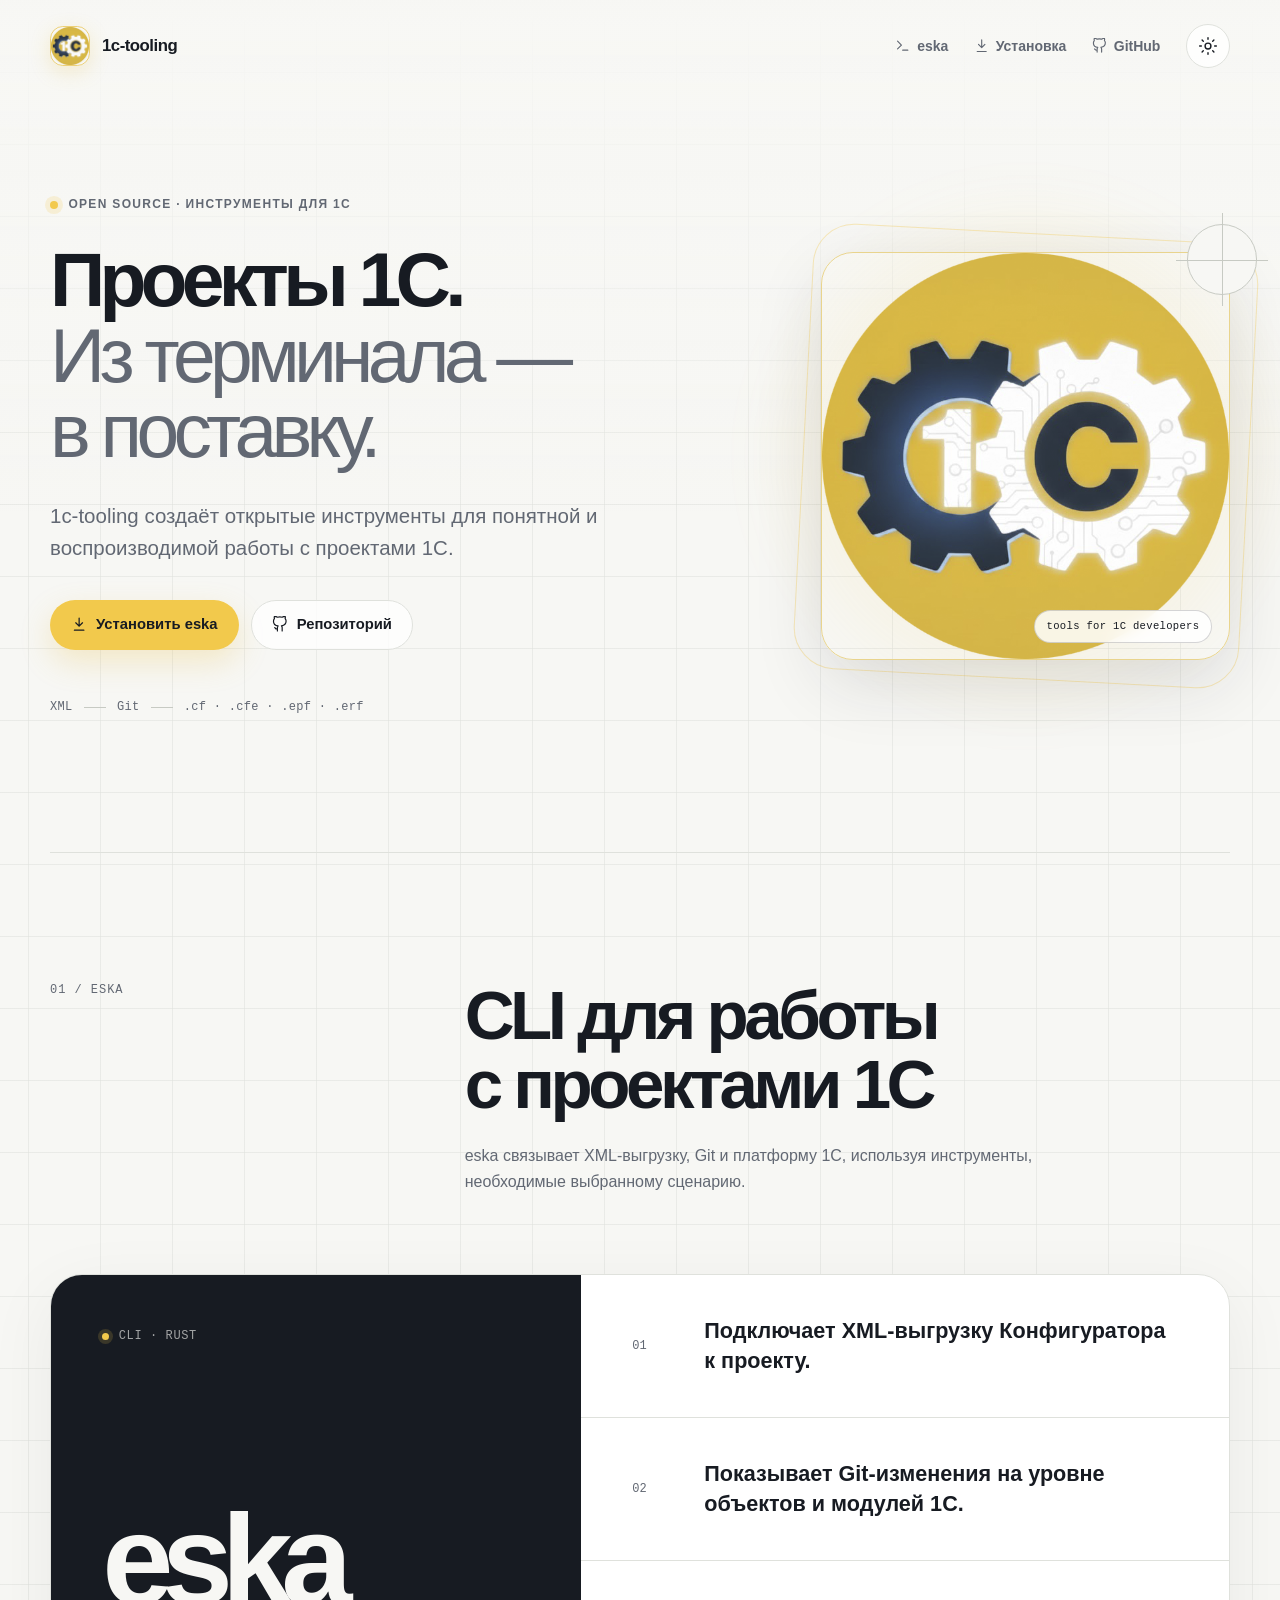
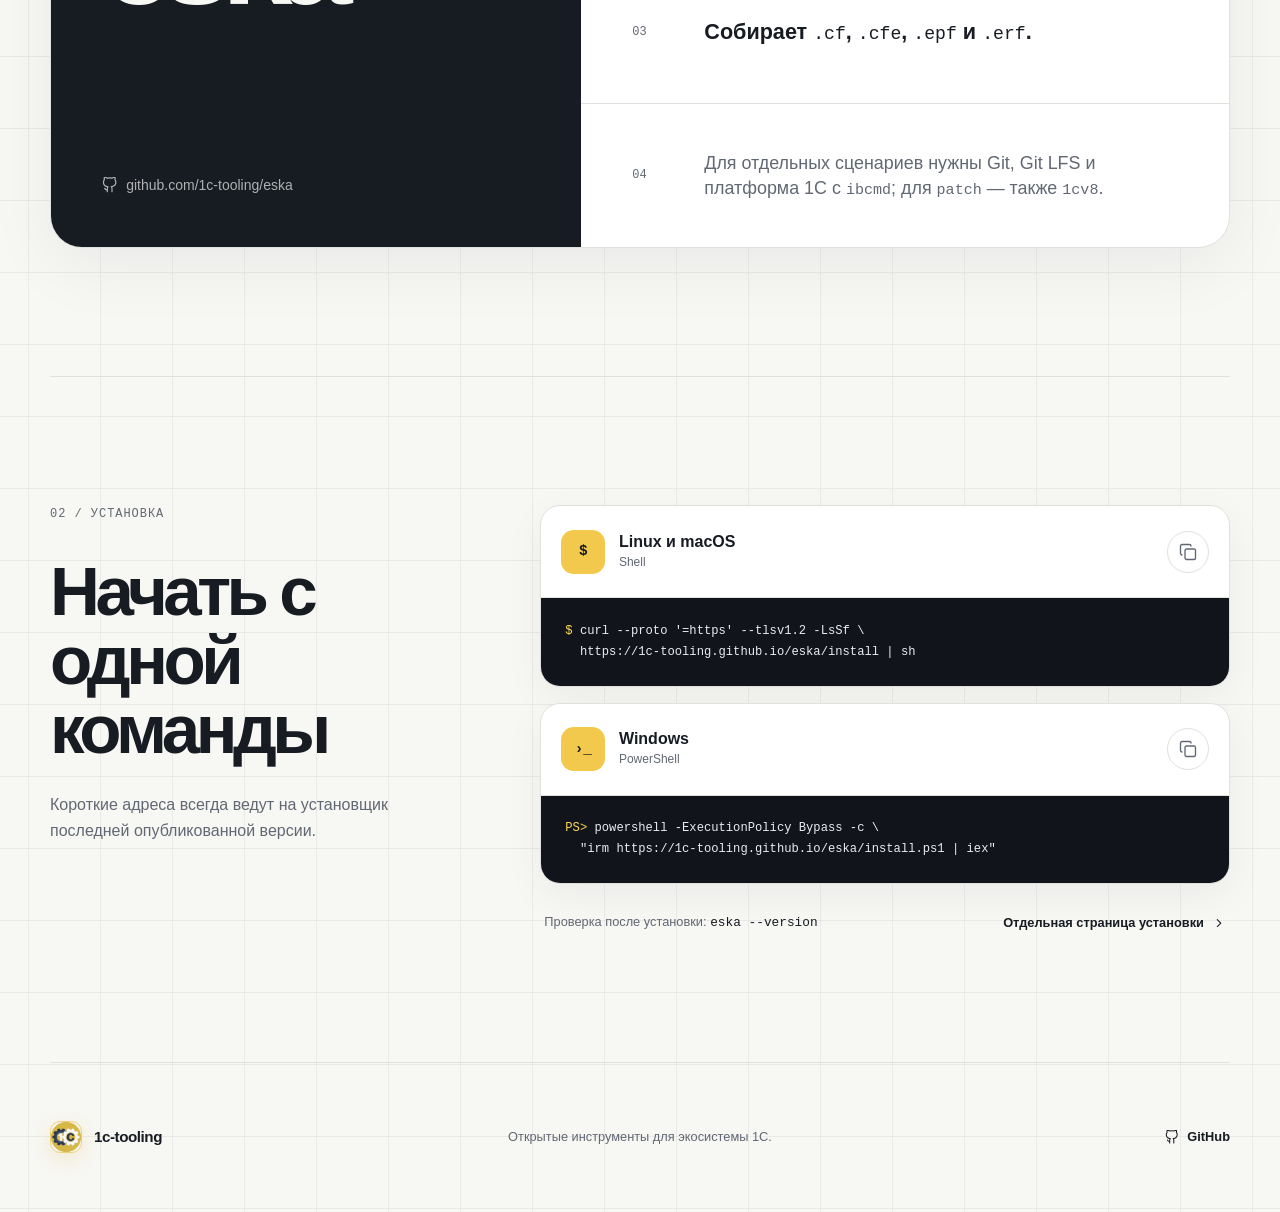
<file: index.html>
<!doctype html>
<html lang="ru">
  <head>
    <meta charset="utf-8">
    <meta name="viewport" content="width=device-width, initial-scale=1">
    <meta name="description" content="1c-tooling — открытые инструменты для разработки на платформе 1С.">
    <meta name="theme-color" content="#f2c94c">
    <title>1c-tooling — инструменты для разработки на 1С</title>
    <script>
      /** Applies the saved theme before rendering. */
      (() => {
        const savedTheme = localStorage.getItem("theme");
        const systemTheme = matchMedia("(prefers-color-scheme: dark)").matches ? "dark" : "light";
        document.documentElement.dataset.theme = savedTheme || systemTheme;
      })();
    </script>
    <link rel="icon" href="./assets/1c-tooling-logo.png" type="image/png">
    <link rel="stylesheet" href="./assets/site.css">
  </head>
  <body>
    <a class="skip-link" href="#content">К содержанию</a>

    <header class="site-header shell">
      <a class="brand" href="./" aria-label="1c-tooling — главная">
        <img src="./assets/1c-tooling-logo.png" alt="" width="40" height="40">
        <span>1c-tooling</span>
      </a>

      <nav class="site-nav" aria-label="Основная навигация">
        <a href="#eska"><svg class="icon" aria-hidden="true"><use href="./assets/icons.svg#terminal"></use></svg>eska</a>
        <a href="#install"><svg class="icon" aria-hidden="true"><use href="./assets/icons.svg#download"></use></svg>Установка</a>
        <a href="https://github.com/1c-tooling" target="_blank" rel="noreferrer"><svg class="icon" aria-hidden="true"><use href="./assets/icons.svg#github"></use></svg>GitHub</a>
        <button class="theme-toggle" type="button" data-theme-toggle aria-label="Включить тёмную тему">
          <svg class="sun-icon" viewBox="0 0 24 24" aria-hidden="true">
            <circle cx="12" cy="12" r="3.5"></circle>
            <path d="M12 2v2M12 20v2M4.93 4.93l1.42 1.42M17.65 17.65l1.42 1.42M2 12h2M20 12h2M4.93 19.07l1.42-1.42M17.65 6.35l1.42-1.42"></path>
          </svg>
          <svg class="moon-icon" viewBox="0 0 24 24" aria-hidden="true">
            <path d="M20.25 15.35A8.5 8.5 0 0 1 8.65 3.75a8.5 8.5 0 1 0 11.6 11.6Z"></path>
          </svg>
        </button>
      </nav>
    </header>

    <main id="content">
      <section class="hero shell">
        <div class="hero-copy">
          <p class="eyebrow"><span></span> Open source · инструменты для 1С</p>
          <h1>
            <span>Проекты 1С.</span>
            <em><span>Из терминала —</span><span>в поставку.</span></em>
          </h1>
          <p class="hero-lead">
            1c-tooling создаёт открытые инструменты для понятной и воспроизводимой
            работы с проектами 1С.
          </p>
          <div class="hero-actions">
            <a class="button button-primary" href="#install">
              <svg class="icon" aria-hidden="true"><use href="./assets/icons.svg#download"></use></svg>
              Установить eska
            </a>
            <a class="button button-quiet" href="https://github.com/1c-tooling/eska" target="_blank" rel="noreferrer">
              <svg class="icon" aria-hidden="true"><use href="./assets/icons.svg#github"></use></svg>
              Репозиторий
            </a>
          </div>
          <p class="hero-flow" aria-label="Рабочий процесс: XML, Git, файл поставки">
            <span>XML</span><i aria-hidden="true"></i><span>Git</span><i aria-hidden="true"></i><span>.cf · .cfe · .epf · .erf</span>
          </p>
        </div>

        <div class="logo-stage" aria-label="Логотип 1c-tooling">
          <div class="logo-orbit" aria-hidden="true"></div>
          <img src="./assets/1c-tooling-logo.png" alt="Логотип 1c-tooling: две шестерни с буквами 1C" width="611" height="611">
          <span class="logo-caption">tools for 1C developers</span>
        </div>
      </section>

      <section class="product-section shell" id="eska">
        <div class="section-intro">
          <p class="section-index">01 / eska</p>
          <div class="section-copy">
            <h2>CLI для работы<br>с проектами 1С</h2>
            <p>eska связывает XML-выгрузку, Git и платформу 1С, используя инструменты, необходимые выбранному сценарию.</p>
          </div>
        </div>

        <article class="product-card">
          <div class="product-name">
            <div>
              <span class="status-dot" aria-hidden="true"></span>
              <span>CLI · Rust</span>
            </div>
            <strong>eska</strong>
            <a class="link-with-icon" href="https://github.com/1c-tooling/eska" target="_blank" rel="noreferrer">
              <svg class="icon" aria-hidden="true"><use href="./assets/icons.svg#github"></use></svg>
              github.com/1c-tooling/eska
            </a>
          </div>

          <div class="feature-list">
            <div class="feature-row">
              <span>01</span>
              <p>Подключает XML-выгрузку Конфигуратора к проекту.</p>
            </div>
            <div class="feature-row">
              <span>02</span>
              <p>Показывает Git-изменения на уровне объектов и модулей 1С.</p>
            </div>
            <div class="feature-row">
              <span>03</span>
              <p>Собирает <code>.cf</code>, <code>.cfe</code>, <code>.epf</code> и <code>.erf</code>.</p>
            </div>
            <div class="feature-row feature-row-muted">
              <span>04</span>
              <p>Для отдельных сценариев нужны Git, Git LFS и платформа 1С с <code>ibcmd</code>; для <code>patch</code> — также <code>1cv8</code>.</p>
            </div>
          </div>
        </article>
      </section>

      <section class="install-section shell" id="install">
        <div class="section-intro install-intro">
          <p class="section-index">02 / установка</p>
          <h2>Начать с одной<br>команды</h2>
          <p>Короткие адреса всегда ведут на установщик последней опубликованной версии.</p>
        </div>

        <div class="install-grid">
          <article class="command-card">
            <div class="command-heading">
              <div>
                <span class="platform-icon" aria-hidden="true">$</span>
                <div>
                  <h3>Linux и macOS</h3>
                  <p>Shell</p>
                </div>
              </div>
              <button class="copy-button" type="button" data-copy="curl --proto '=https' --tlsv1.2 -LsSf https://1c-tooling.github.io/eska/install | sh" aria-label="Копировать команду">
                <svg class="icon icon-copy" aria-hidden="true"><use href="./assets/icons.svg#copy"></use></svg>
                <svg class="icon icon-check" aria-hidden="true"><use href="./assets/icons.svg#check"></use></svg>
              </button>
            </div>
            <pre><code><span class="prompt">$</span> curl --proto '=https' --tlsv1.2 -LsSf \
  https://1c-tooling.github.io/eska/install | sh</code></pre>
          </article>

          <article class="command-card">
            <div class="command-heading">
              <div>
                <span class="platform-icon" aria-hidden="true">›_</span>
                <div>
                  <h3>Windows</h3>
                  <p>PowerShell</p>
                </div>
              </div>
              <button class="copy-button" type="button" data-copy="powershell -ExecutionPolicy Bypass -c &quot;irm https://1c-tooling.github.io/eska/install.ps1 | iex&quot;" aria-label="Копировать команду">
                <svg class="icon icon-copy" aria-hidden="true"><use href="./assets/icons.svg#copy"></use></svg>
                <svg class="icon icon-check" aria-hidden="true"><use href="./assets/icons.svg#check"></use></svg>
              </button>
            </div>
            <pre><code><span class="prompt">PS&gt;</span> powershell -ExecutionPolicy Bypass -c \
  "irm https://1c-tooling.github.io/eska/install.ps1 | iex"</code></pre>
          </article>

          <div class="install-footer">
            <p>Проверка после установки: <code>eska --version</code></p>
            <a class="link-with-icon" href="./eska/">Отдельная страница установки <svg class="icon" aria-hidden="true"><use href="./assets/icons.svg#arrow-right"></use></svg></a>
          </div>
        </div>
      </section>
    </main>

    <footer class="site-footer shell">
      <a class="brand footer-brand" href="./" aria-label="1c-tooling — главная">
        <img src="./assets/1c-tooling-logo.png" alt="" width="32" height="32">
        <span>1c-tooling</span>
      </a>
      <p>Открытые инструменты для экосистемы 1С.</p>
      <a class="link-with-icon" href="https://github.com/1c-tooling" target="_blank" rel="noreferrer"><svg class="icon" aria-hidden="true"><use href="./assets/icons.svg#github"></use></svg>GitHub</a>
    </footer>

    <div class="copy-toast" role="status" aria-live="polite" aria-atomic="true"></div>
    <script src="./assets/site.js"></script>
  </body>
</html>
</file>
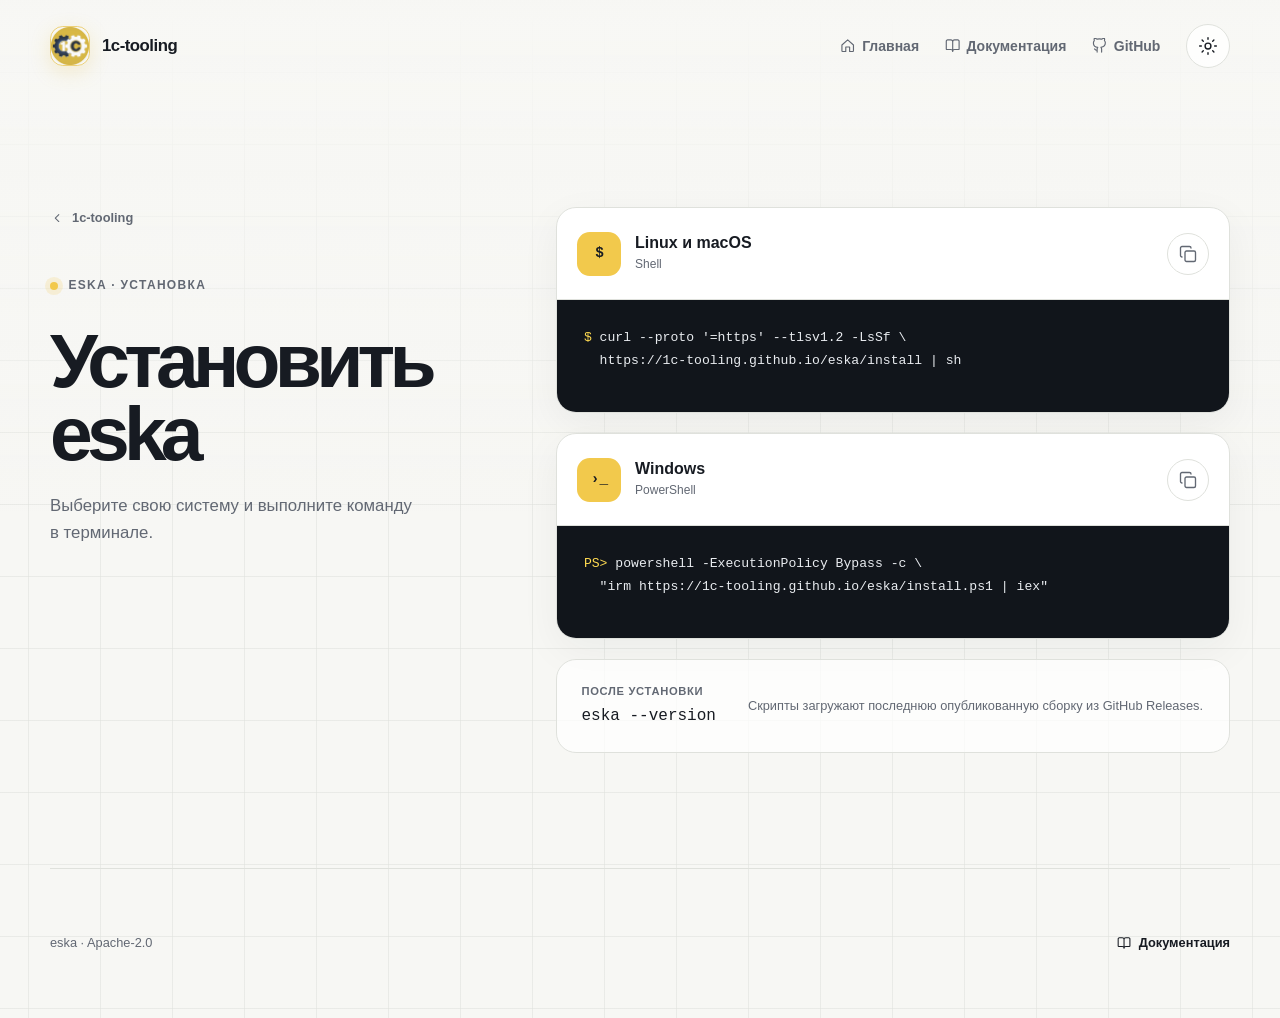
<file: eska/index.html>
<!doctype html>
<html lang="ru">
  <head>
    <meta charset="utf-8">
    <meta name="viewport" content="width=device-width, initial-scale=1">
    <meta name="description" content="Установка eska для Linux, macOS и Windows.">
    <meta name="theme-color" content="#f2c94c">
    <title>Установка eska · 1c-tooling</title>
    <script>
      /** Applies the saved theme before rendering. */
      (() => {
        const savedTheme = localStorage.getItem("theme");
        const systemTheme = matchMedia("(prefers-color-scheme: dark)").matches ? "dark" : "light";
        document.documentElement.dataset.theme = savedTheme || systemTheme;
      })();
    </script>
    <link rel="icon" href="../assets/1c-tooling-logo.png" type="image/png">
    <link rel="stylesheet" href="../assets/site.css">
  </head>
  <body class="install-page">
    <a class="skip-link" href="#content">К содержанию</a>

    <header class="site-header shell">
      <a class="brand" href="../" aria-label="1c-tooling — главная">
        <img src="../assets/1c-tooling-logo.png" alt="" width="40" height="40">
        <span>1c-tooling</span>
      </a>

      <nav class="site-nav" aria-label="Основная навигация">
        <a href="../"><svg class="icon" aria-hidden="true"><use href="../assets/icons.svg#home"></use></svg>Главная</a>
        <a href="./docs/"><svg class="icon" aria-hidden="true"><use href="../assets/icons.svg#book-open"></use></svg>Документация</a>
        <a href="https://github.com/1c-tooling/eska" target="_blank" rel="noreferrer"><svg class="icon" aria-hidden="true"><use href="../assets/icons.svg#github"></use></svg>GitHub</a>
        <button class="theme-toggle" type="button" data-theme-toggle aria-label="Включить тёмную тему">
          <svg class="sun-icon" viewBox="0 0 24 24" aria-hidden="true">
            <circle cx="12" cy="12" r="3.5"></circle>
            <path d="M12 2v2M12 20v2M4.93 4.93l1.42 1.42M17.65 17.65l1.42 1.42M2 12h2M20 12h2M4.93 19.07l1.42-1.42M17.65 6.35l1.42-1.42"></path>
          </svg>
          <svg class="moon-icon" viewBox="0 0 24 24" aria-hidden="true">
            <path d="M20.25 15.35A8.5 8.5 0 0 1 8.65 3.75a8.5 8.5 0 1 0 11.6 11.6Z"></path>
          </svg>
        </button>
      </nav>
    </header>

    <main class="install-main shell" id="content">
      <div class="install-hero">
        <a class="back-link" href="../"><svg class="icon" aria-hidden="true"><use href="../assets/icons.svg#arrow-left"></use></svg>1c-tooling</a>
        <p class="eyebrow"><span></span> eska · установка</p>
        <h1>Установить eska</h1>
        <p>Выберите свою систему и выполните команду в терминале.</p>
      </div>

      <div class="install-grid standalone-install">
        <article class="command-card">
          <div class="command-heading">
            <div>
              <span class="platform-icon" aria-hidden="true">$</span>
              <div>
                <h2>Linux и macOS</h2>
                <p>Shell</p>
              </div>
            </div>
            <button class="copy-button" type="button" data-copy="curl --proto '=https' --tlsv1.2 -LsSf https://1c-tooling.github.io/eska/install | sh" aria-label="Копировать команду">
              <svg class="icon icon-copy" aria-hidden="true"><use href="../assets/icons.svg#copy"></use></svg>
              <svg class="icon icon-check" aria-hidden="true"><use href="../assets/icons.svg#check"></use></svg>
            </button>
          </div>
          <pre><code><span class="prompt">$</span> curl --proto '=https' --tlsv1.2 -LsSf \
  https://1c-tooling.github.io/eska/install | sh</code></pre>
        </article>

        <article class="command-card">
          <div class="command-heading">
            <div>
              <span class="platform-icon" aria-hidden="true">›_</span>
              <div>
                <h2>Windows</h2>
                <p>PowerShell</p>
              </div>
            </div>
            <button class="copy-button" type="button" data-copy="powershell -ExecutionPolicy Bypass -c &quot;irm https://1c-tooling.github.io/eska/install.ps1 | iex&quot;" aria-label="Копировать команду">
              <svg class="icon icon-copy" aria-hidden="true"><use href="../assets/icons.svg#copy"></use></svg>
              <svg class="icon icon-check" aria-hidden="true"><use href="../assets/icons.svg#check"></use></svg>
            </button>
          </div>
          <pre><code><span class="prompt">PS&gt;</span> powershell -ExecutionPolicy Bypass -c \
  "irm https://1c-tooling.github.io/eska/install.ps1 | iex"</code></pre>
        </article>

        <div class="install-note">
          <div>
            <span>После установки</span>
            <code>eska --version</code>
          </div>
          <p>Скрипты загружают последнюю опубликованную сборку из GitHub Releases.</p>
        </div>
      </div>
    </main>

    <footer class="site-footer shell compact-footer">
      <p>eska · Apache-2.0</p>
      <a class="link-with-icon" href="./docs/"><svg class="icon" aria-hidden="true"><use href="../assets/icons.svg#book-open"></use></svg>Документация</a>
    </footer>

    <div class="copy-toast" role="status" aria-live="polite" aria-atomic="true"></div>
    <script src="../assets/site.js"></script>
  </body>
</html>
</file>
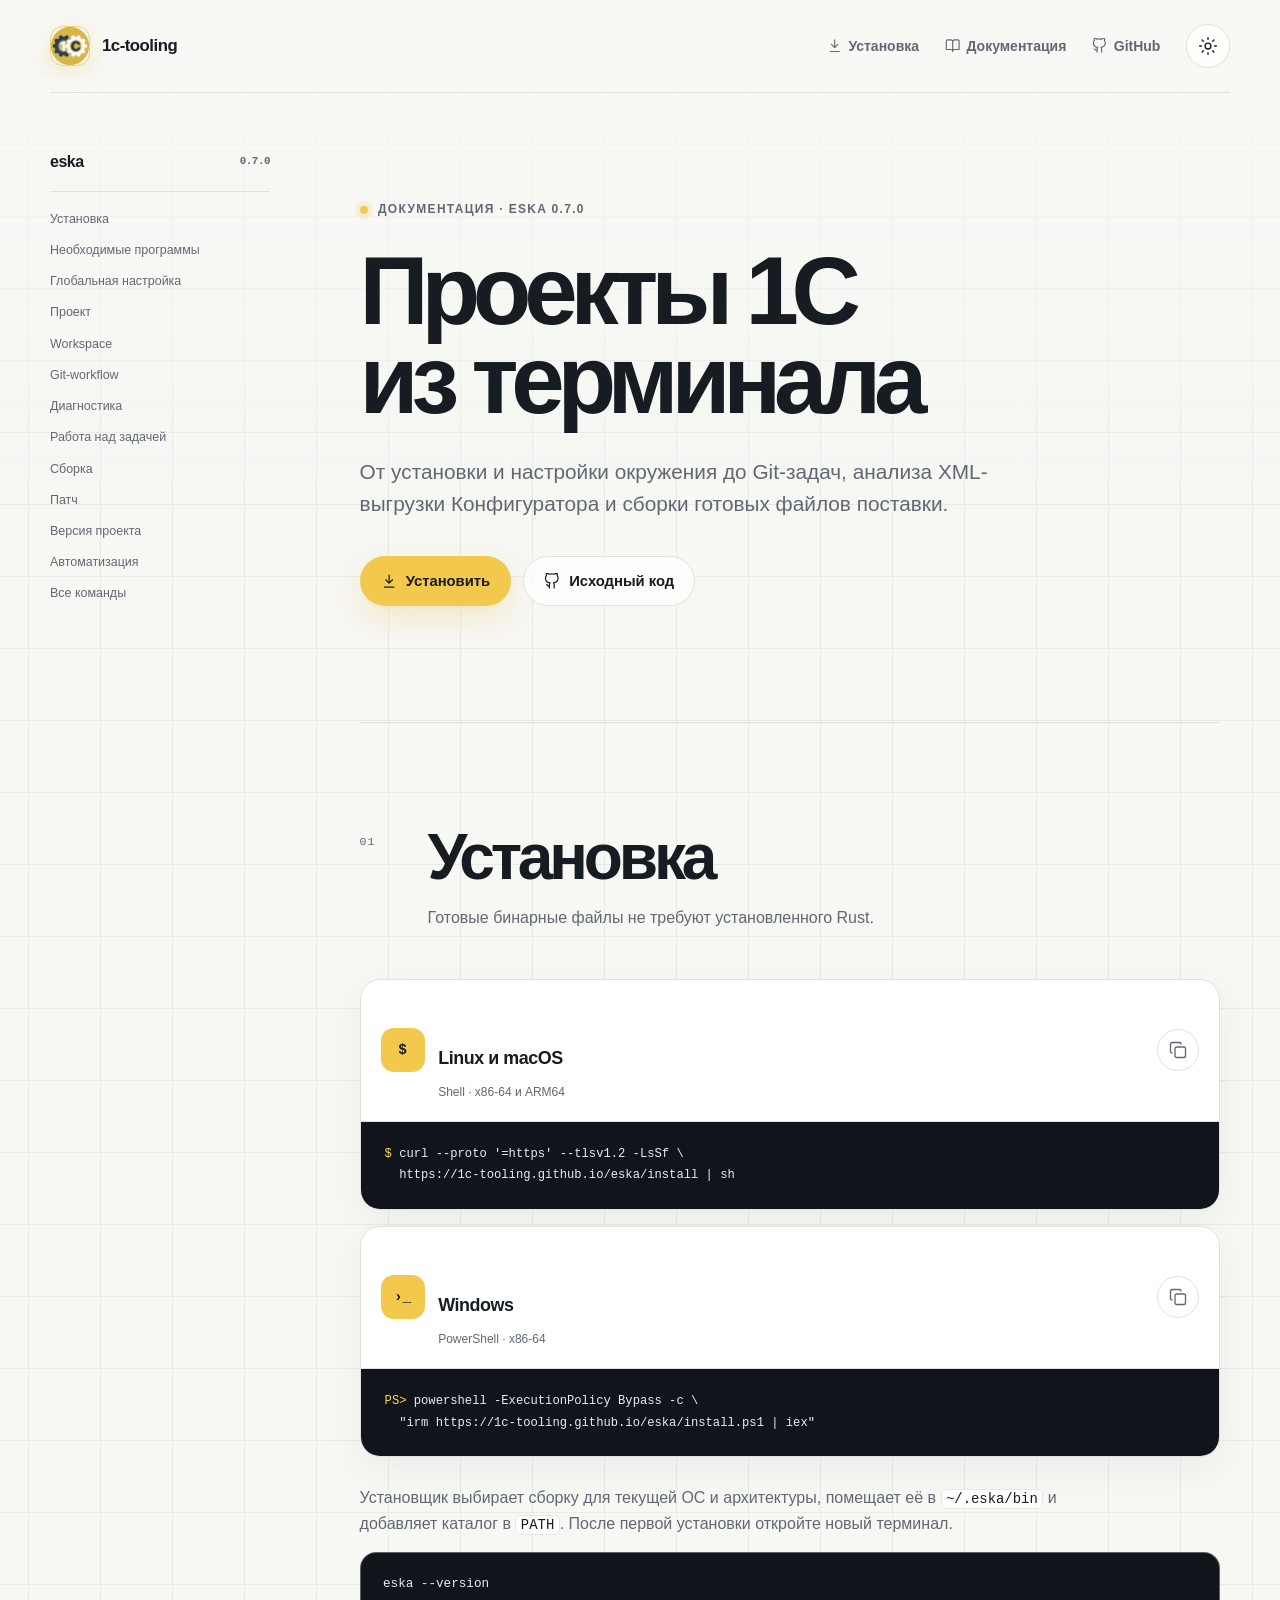
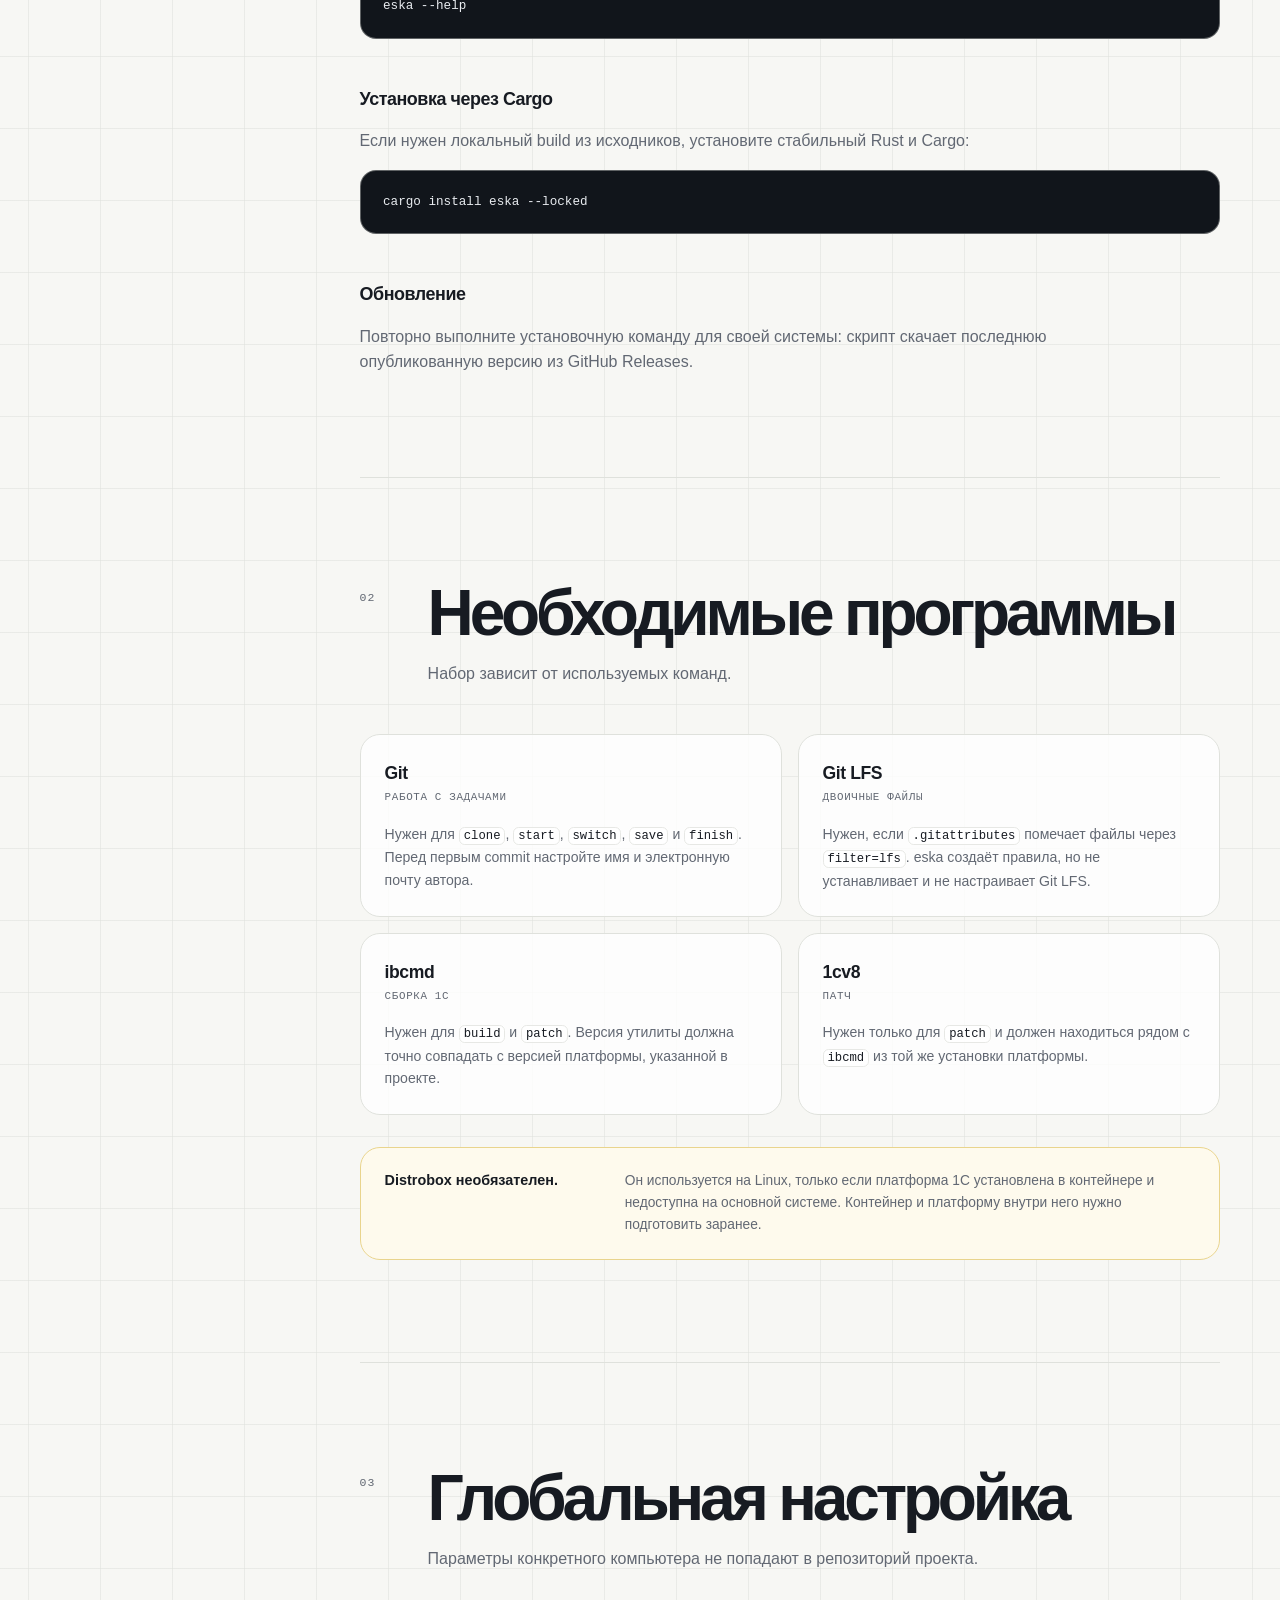
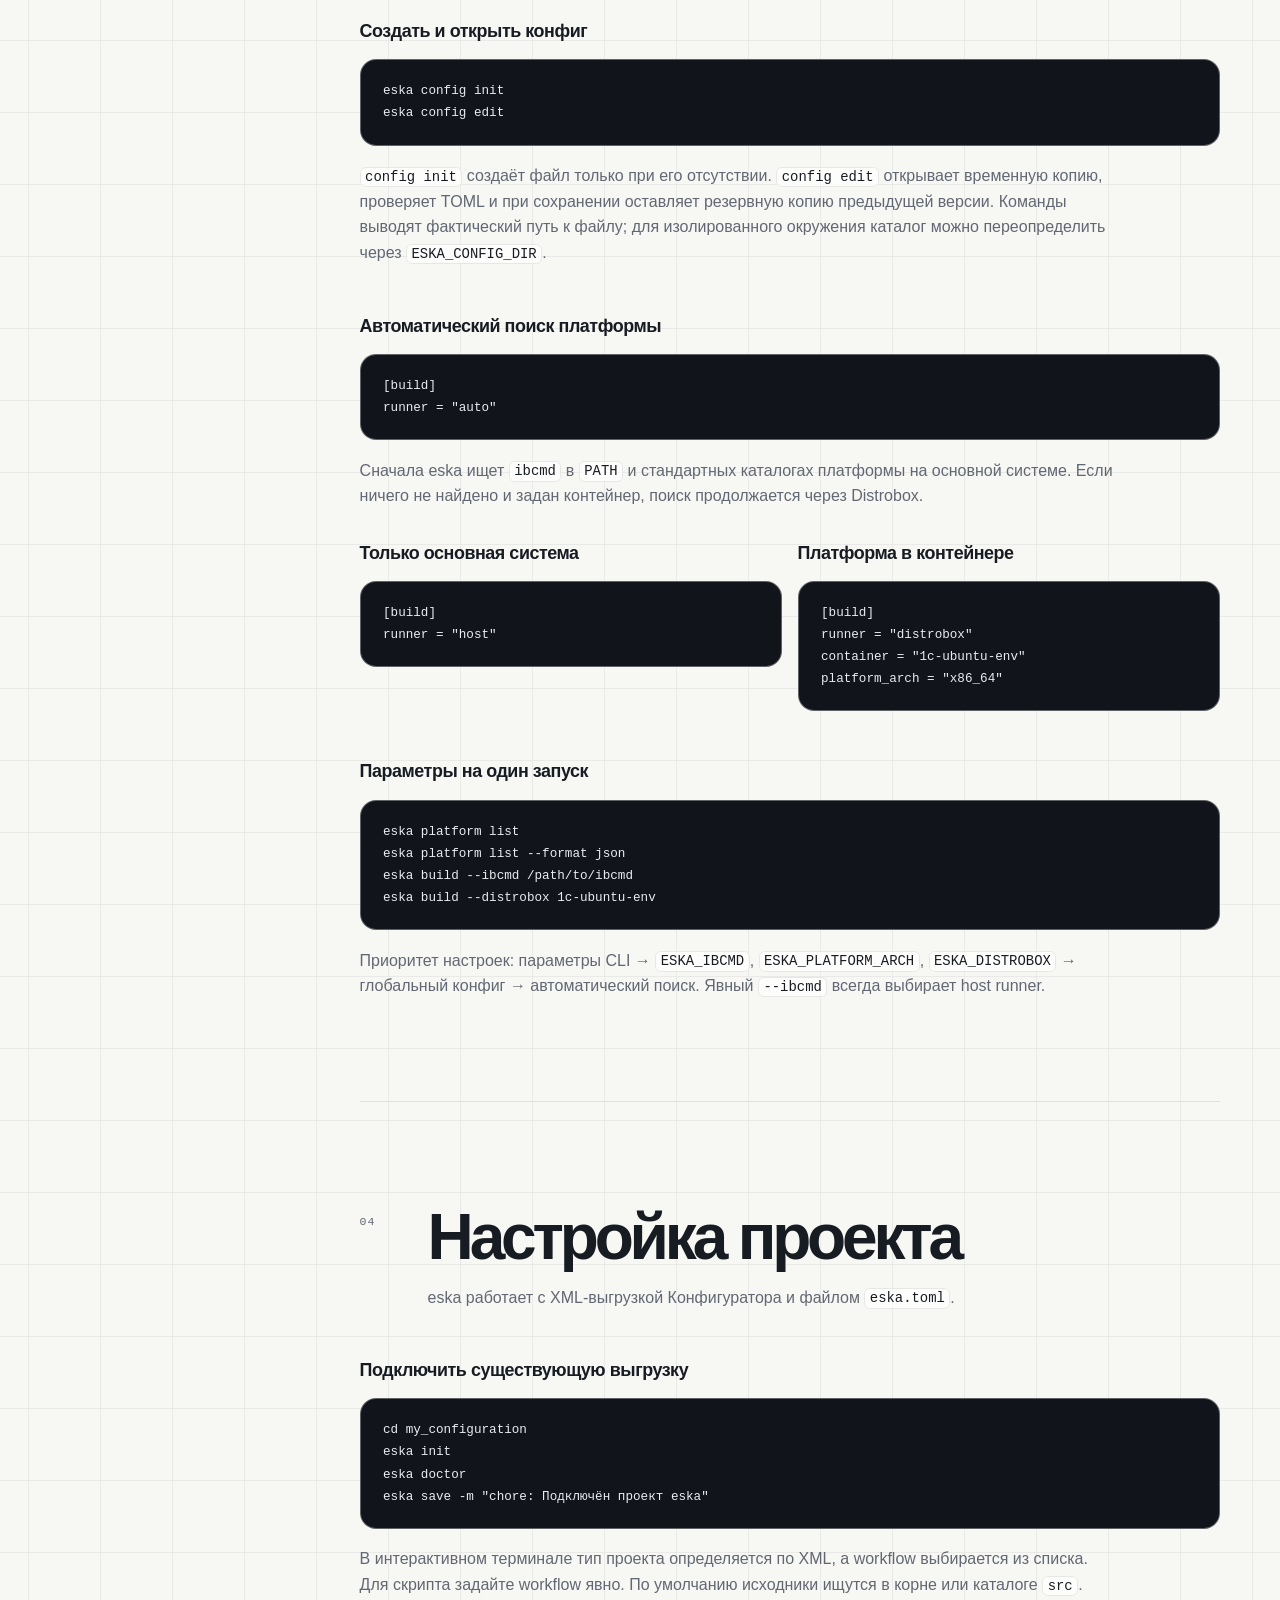
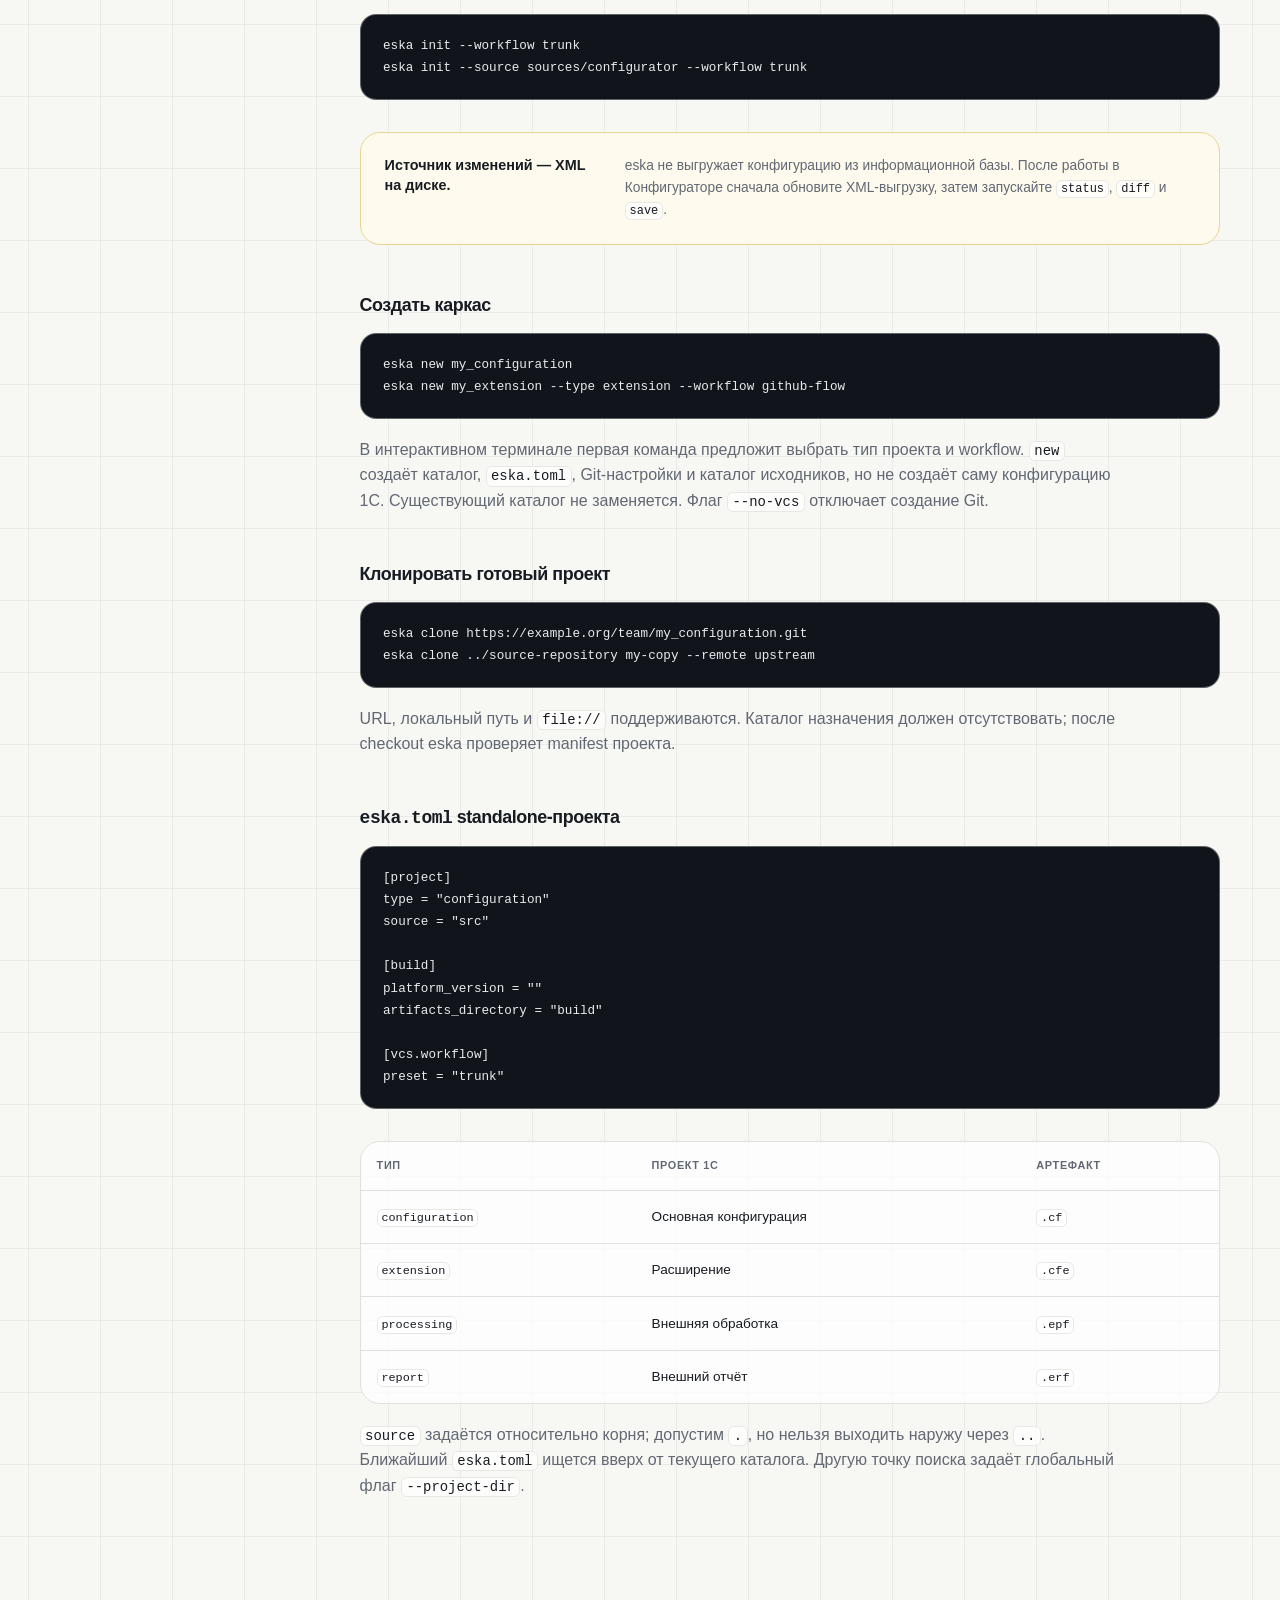
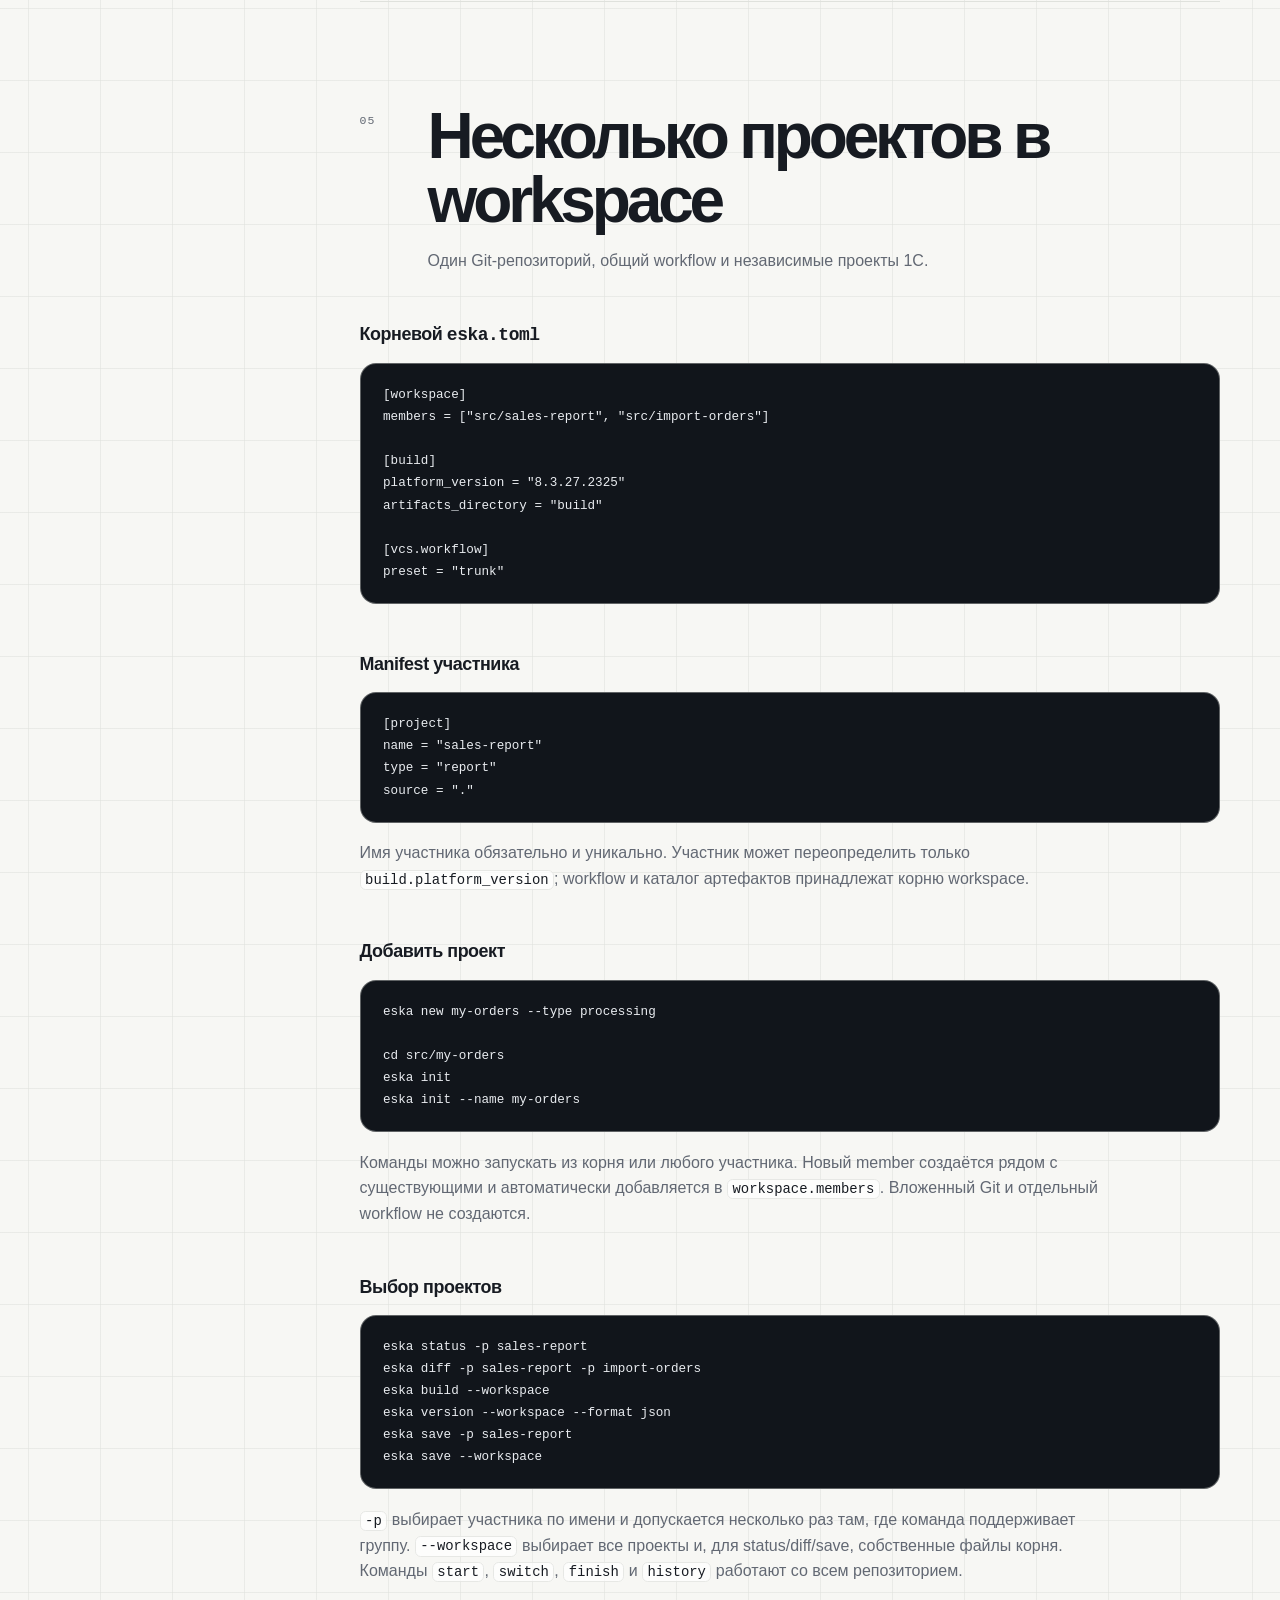
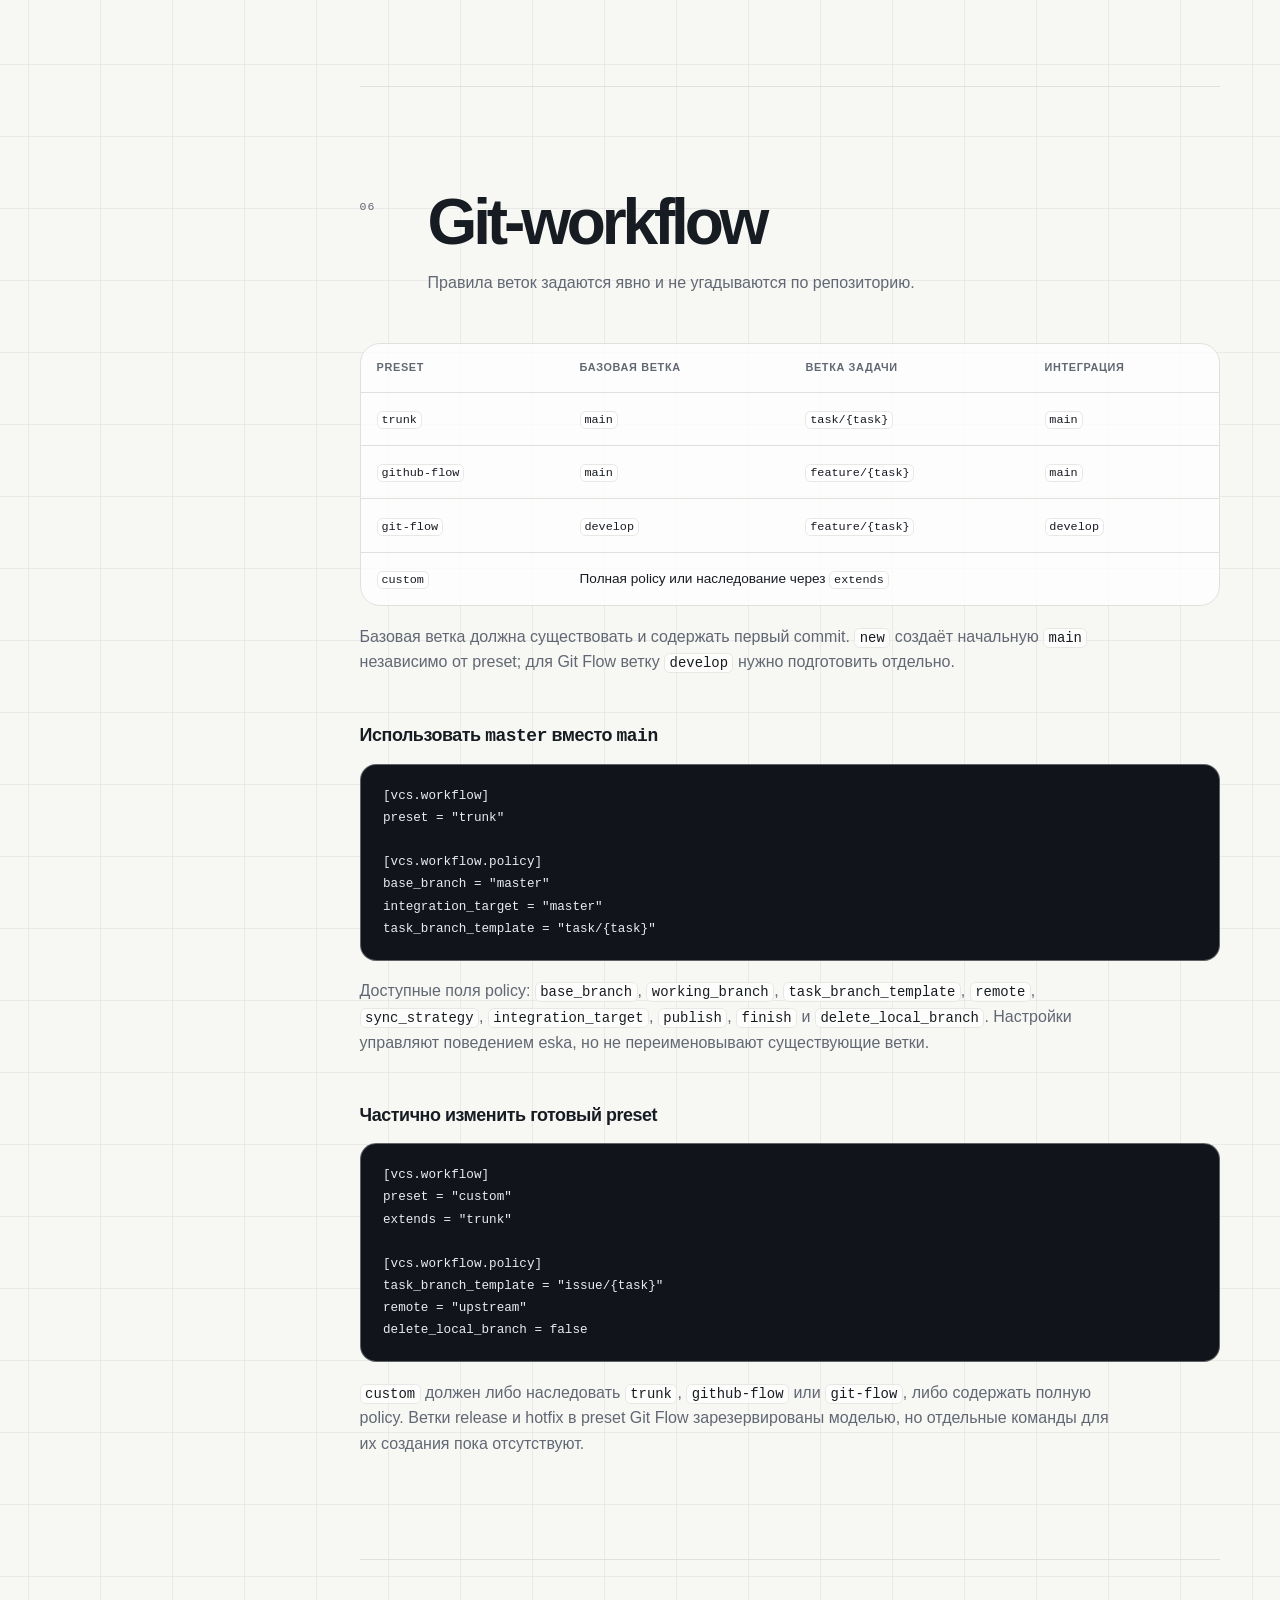
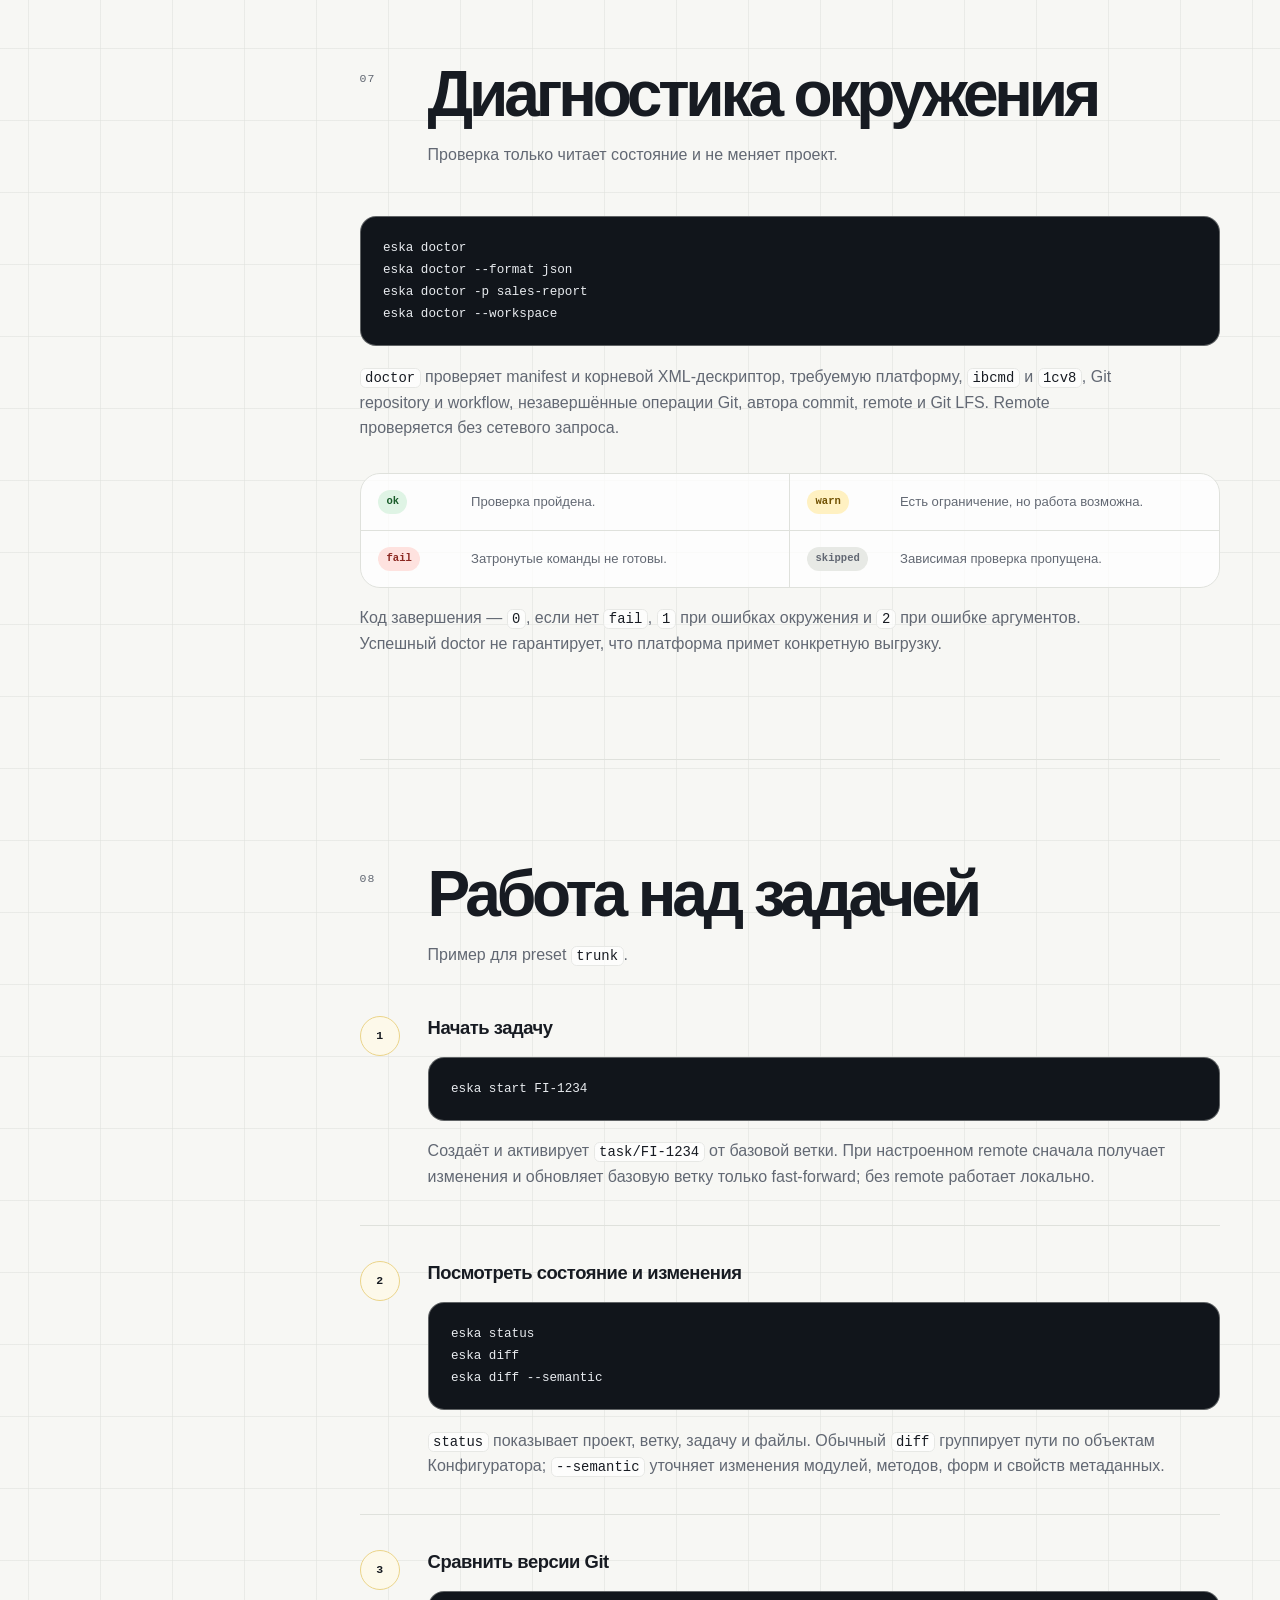
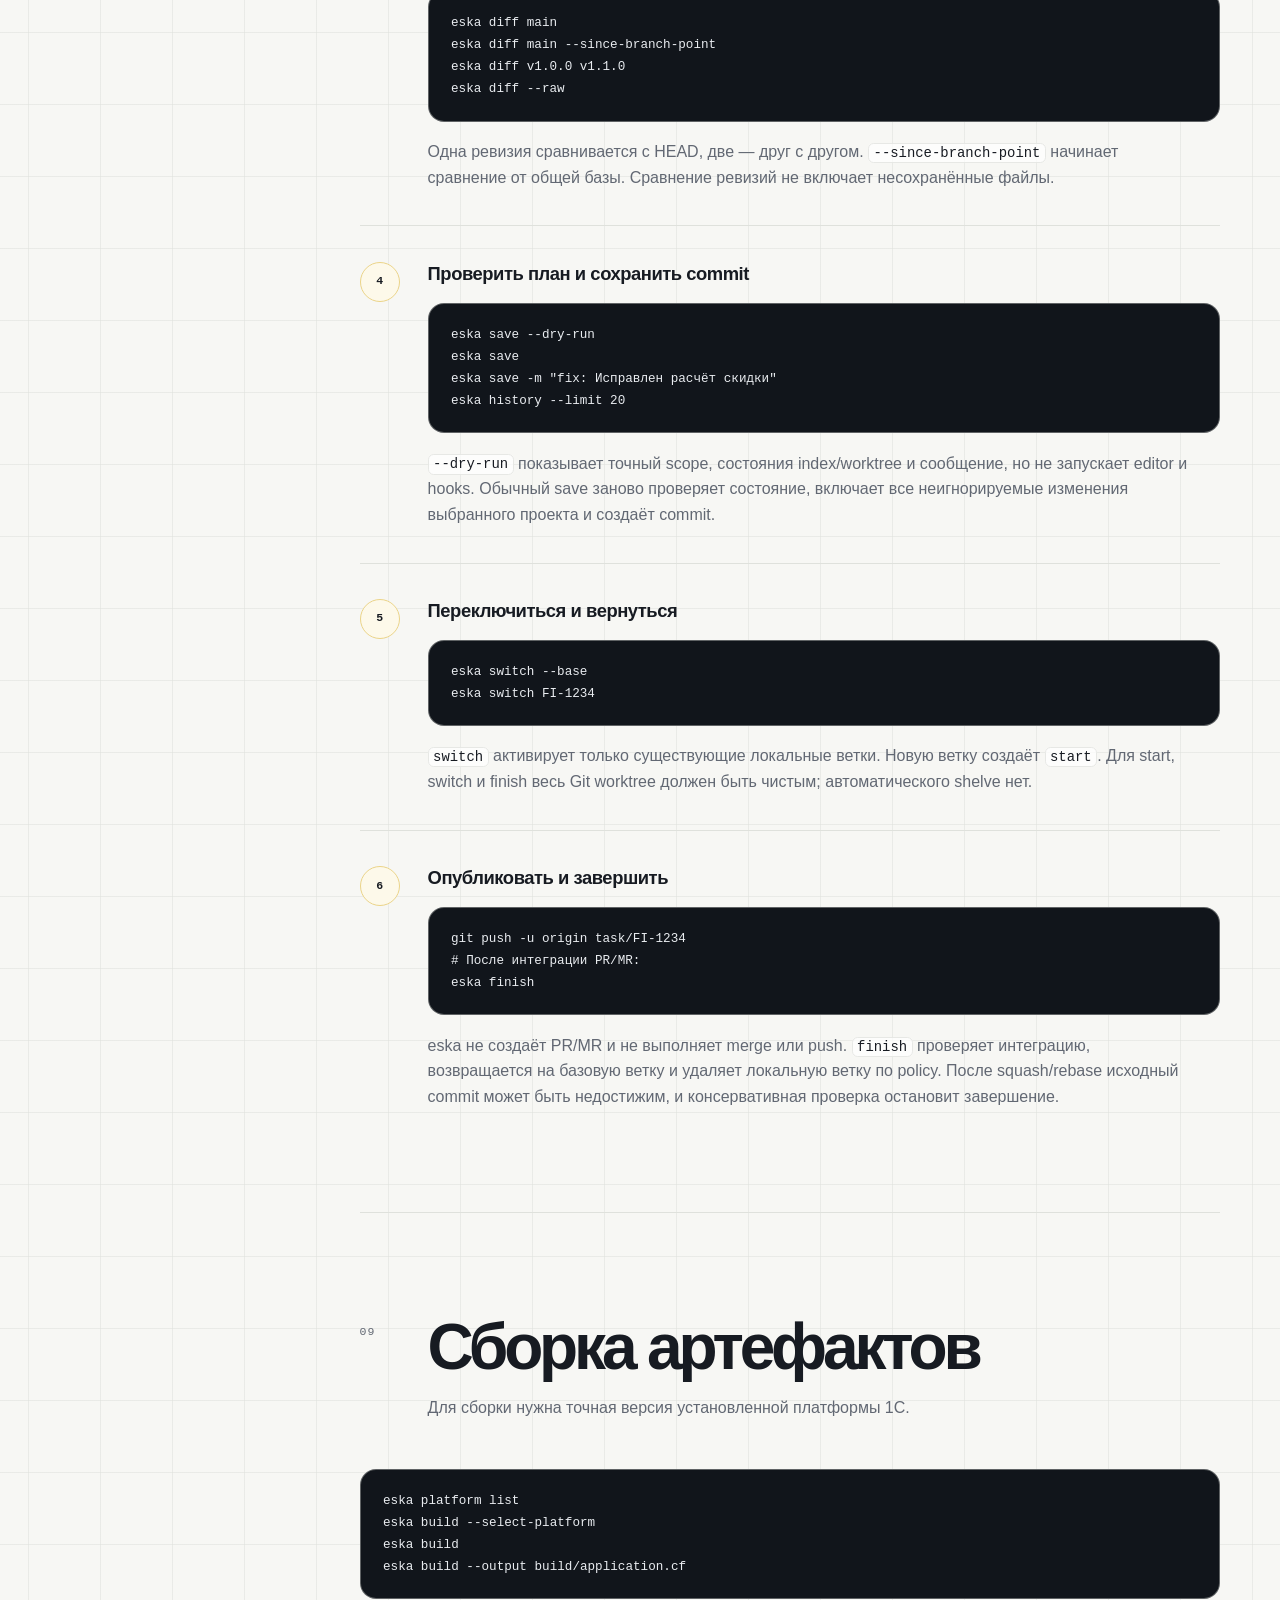
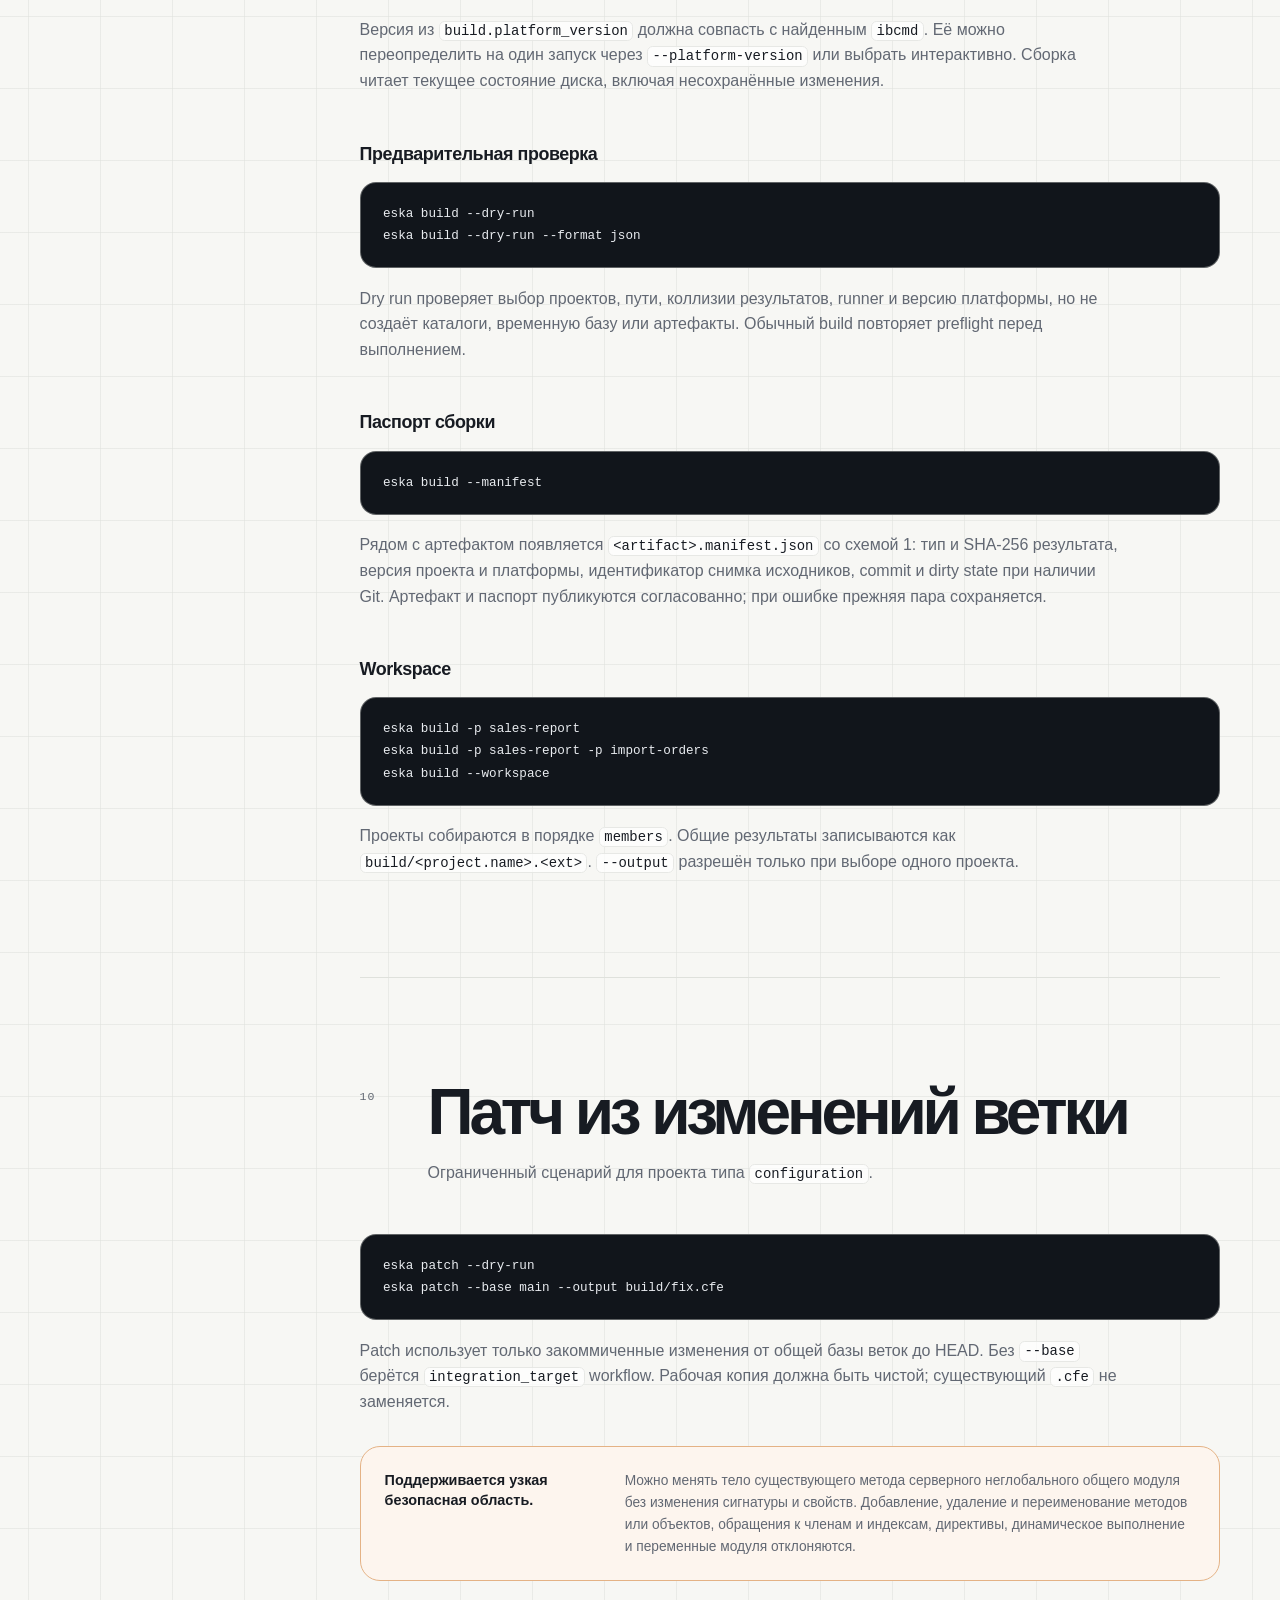
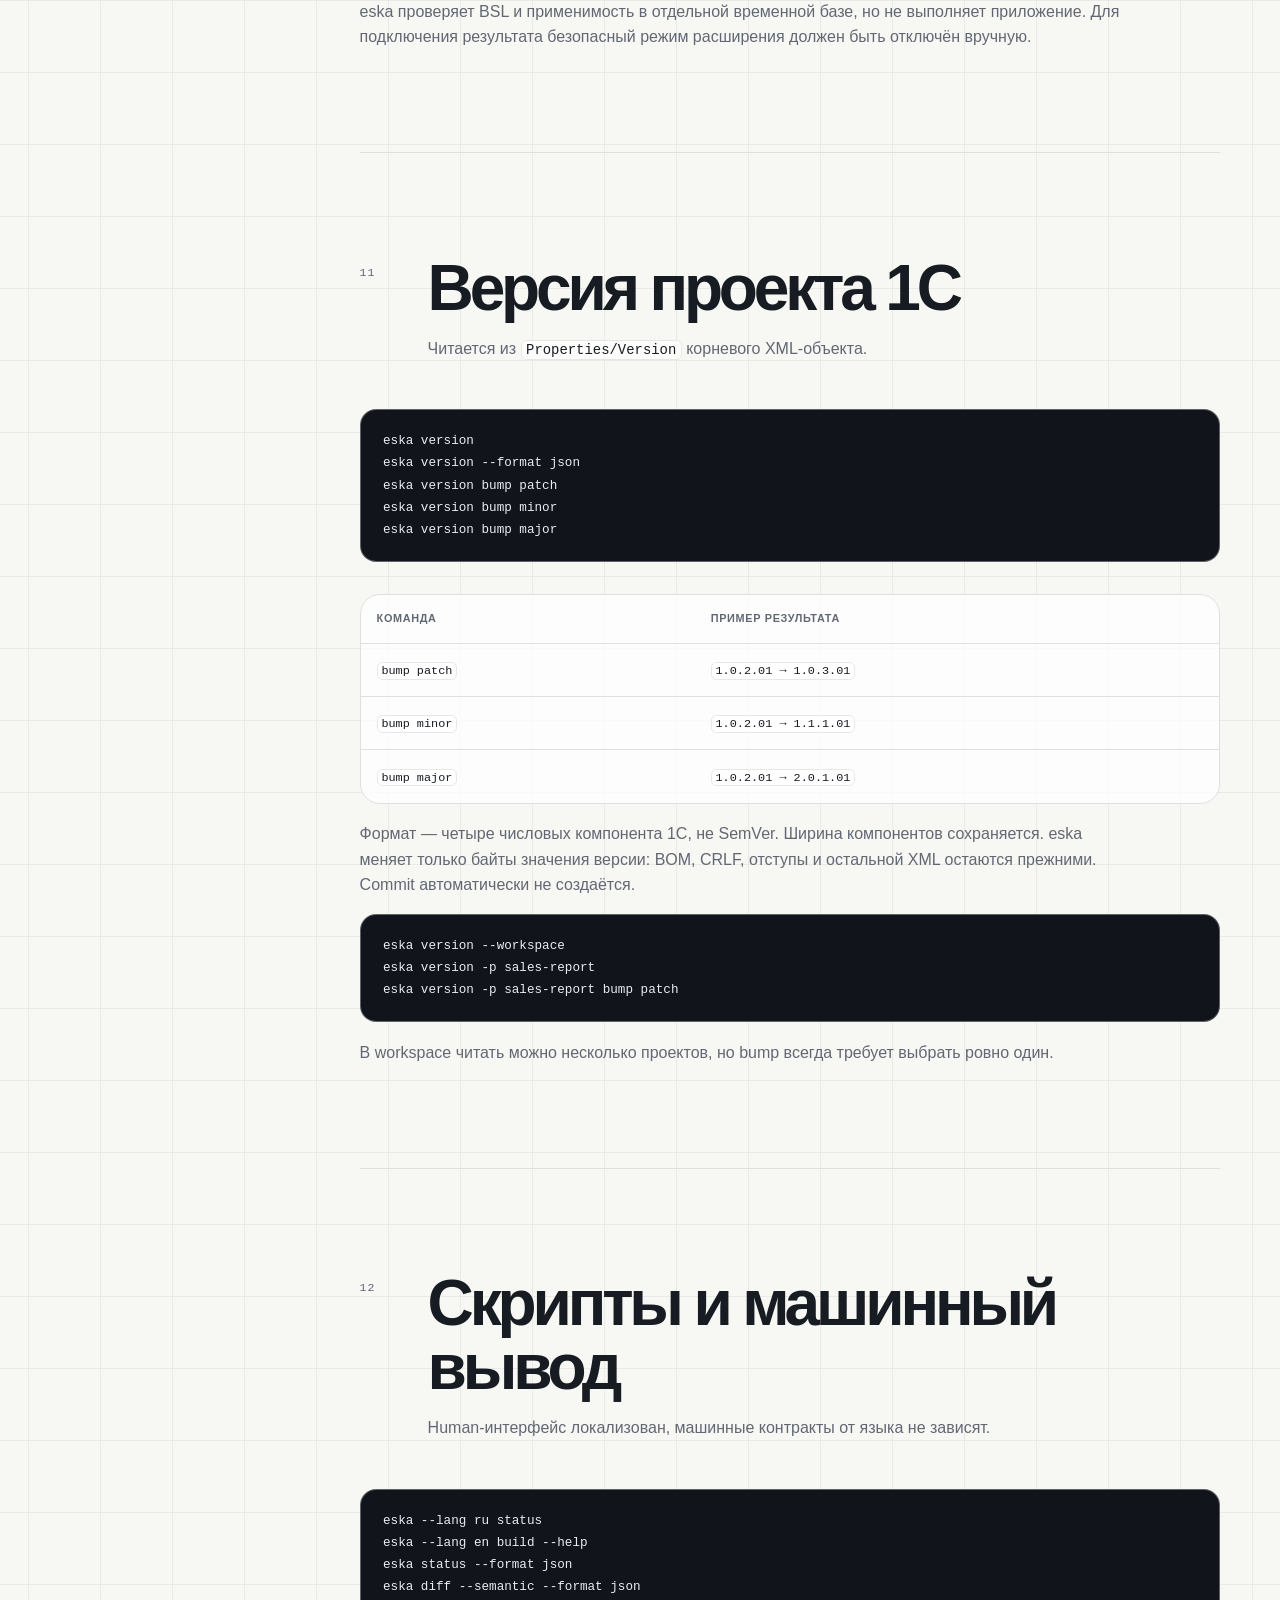
<file: eska/docs/index.html>
<!doctype html>
<html lang="ru">
  <head>
    <meta charset="utf-8">
    <meta name="viewport" content="width=device-width, initial-scale=1">
    <meta name="description" content="Полная документация eska: установка, настройка, Git-workflow, workspace, сборка и команды CLI.">
    <meta name="theme-color" content="#f2c94c">
    <title>Документация eska · 1c-tooling</title>
    <script>
      /** Applies the saved theme before rendering. */
      (() => {
        const savedTheme = localStorage.getItem("theme");
        const systemTheme = matchMedia("(prefers-color-scheme: dark)").matches ? "dark" : "light";
        document.documentElement.dataset.theme = savedTheme || systemTheme;
      })();
    </script>
    <link rel="icon" href="../../assets/1c-tooling-logo.png" type="image/png">
    <link rel="stylesheet" href="../../assets/site.css">
  </head>
  <body class="docs-page">
    <a class="skip-link" href="#docs-content">К документации</a>

    <header class="site-header shell">
      <a class="brand" href="../../" aria-label="1c-tooling — главная">
        <img src="../../assets/1c-tooling-logo.png" alt="" width="40" height="40">
        <span>1c-tooling</span>
      </a>

      <nav class="site-nav" aria-label="Основная навигация">
        <a href="../"><svg class="icon" aria-hidden="true"><use href="../../assets/icons.svg#download"></use></svg>Установка</a>
        <a href="./" aria-current="page"><svg class="icon" aria-hidden="true"><use href="../../assets/icons.svg#book-open"></use></svg>Документация</a>
        <a href="https://github.com/1c-tooling/eska" target="_blank" rel="noreferrer"><svg class="icon" aria-hidden="true"><use href="../../assets/icons.svg#github"></use></svg>GitHub</a>
        <button class="theme-toggle" type="button" data-theme-toggle aria-label="Включить тёмную тему">
          <svg class="sun-icon" viewBox="0 0 24 24" aria-hidden="true">
            <circle cx="12" cy="12" r="3.5"></circle>
            <path d="M12 2v2M12 20v2M4.93 4.93l1.42 1.42M17.65 17.65l1.42 1.42M2 12h2M20 12h2M4.93 19.07l1.42-1.42M17.65 6.35l1.42-1.42"></path>
          </svg>
          <svg class="moon-icon" viewBox="0 0 24 24" aria-hidden="true">
            <path d="M20.25 15.35A8.5 8.5 0 0 1 8.65 3.75a8.5 8.5 0 1 0 11.6 11.6Z"></path>
          </svg>
        </button>
      </nav>
    </header>

    <div class="docs-shell shell">
      <aside class="docs-sidebar" aria-label="Разделы документации">
        <div class="docs-sidebar-title">
          <span>eska</span>
          <small data-eska-version>0.7.0</small>
        </div>
        <nav class="docs-toc">
          <a href="#installation">Установка</a>
          <a href="#requirements">Необходимые программы</a>
          <a href="#global-config">Глобальная настройка</a>
          <a href="#project">Проект</a>
          <a href="#workspace">Workspace</a>
          <a href="#workflow">Git-workflow</a>
          <a href="#doctor">Диагностика</a>
          <a href="#daily-work">Работа над задачей</a>
          <a href="#build">Сборка</a>
          <a href="#patch">Патч</a>
          <a href="#version">Версия проекта</a>
          <a href="#automation">Автоматизация</a>
          <a href="#commands">Все команды</a>
        </nav>
      </aside>

      <main class="docs-content" id="docs-content">
        <header class="docs-hero">
          <p class="eyebrow"><span></span><span>Документация · eska <b data-eska-version>0.7.0</b></span></p>
          <h1>Проекты 1С<br>из терминала</h1>
          <p>
            От установки и настройки окружения до Git-задач, анализа XML-выгрузки
            Конфигуратора и сборки готовых файлов поставки.
          </p>
          <div class="docs-hero-actions">
            <a class="button button-primary" href="#installation"><svg class="icon" aria-hidden="true"><use href="../../assets/icons.svg#download"></use></svg>Установить</a>
            <a class="button button-quiet" href="https://github.com/1c-tooling/eska" target="_blank" rel="noreferrer"><svg class="icon" aria-hidden="true"><use href="../../assets/icons.svg#github"></use></svg>Исходный код</a>
          </div>
        </header>

        <section class="doc-section" id="installation">
          <div class="doc-heading">
            <span>01</span>
            <div>
              <h2>Установка</h2>
              <p>Готовые бинарные файлы не требуют установленного Rust.</p>
            </div>
          </div>

          <div class="docs-command-grid">
            <article class="command-card">
              <div class="command-heading">
                <div>
                  <span class="platform-icon" aria-hidden="true">$</span>
                  <div><h3>Linux и macOS</h3><p>Shell · x86-64 и ARM64</p></div>
                </div>
                <button class="copy-button" type="button" data-copy="curl --proto '=https' --tlsv1.2 -LsSf https://1c-tooling.github.io/eska/install | sh" aria-label="Копировать команду">
                  <svg class="icon icon-copy" aria-hidden="true"><use href="../../assets/icons.svg#copy"></use></svg>
                  <svg class="icon icon-check" aria-hidden="true"><use href="../../assets/icons.svg#check"></use></svg>
                </button>
              </div>
              <pre><code><span class="prompt">$</span> curl --proto '=https' --tlsv1.2 -LsSf \
  https://1c-tooling.github.io/eska/install | sh</code></pre>
            </article>

            <article class="command-card">
              <div class="command-heading">
                <div>
                  <span class="platform-icon" aria-hidden="true">›_</span>
                  <div><h3>Windows</h3><p>PowerShell · x86-64</p></div>
                </div>
                <button class="copy-button" type="button" data-copy="powershell -ExecutionPolicy Bypass -c &quot;irm https://1c-tooling.github.io/eska/install.ps1 | iex&quot;" aria-label="Копировать команду">
                  <svg class="icon icon-copy" aria-hidden="true"><use href="../../assets/icons.svg#copy"></use></svg>
                  <svg class="icon icon-check" aria-hidden="true"><use href="../../assets/icons.svg#check"></use></svg>
                </button>
              </div>
              <pre><code><span class="prompt">PS&gt;</span> powershell -ExecutionPolicy Bypass -c \
  "irm https://1c-tooling.github.io/eska/install.ps1 | iex"</code></pre>
            </article>
          </div>

          <p>
            Установщик выбирает сборку для текущей ОС и архитектуры, помещает её
            в <code>~/.eska/bin</code> и добавляет каталог в <code>PATH</code>.
            После первой установки откройте новый терминал.
          </p>
          <pre><code>eska --version
eska --help</code></pre>

          <h3>Установка через Cargo</h3>
          <p>Если нужен локальный build из исходников, установите стабильный Rust и Cargo:</p>
          <pre><code>cargo install eska --locked</code></pre>

          <h3>Обновление</h3>
          <p>
            Повторно выполните установочную команду для своей системы: скрипт
            скачает последнюю опубликованную версию из GitHub Releases.
          </p>
        </section>

        <section class="doc-section" id="requirements">
          <div class="doc-heading">
            <span>02</span>
            <div>
              <h2>Необходимые программы</h2>
              <p>Набор зависит от используемых команд.</p>
            </div>
          </div>

          <div class="requirement-grid">
            <article class="requirement-card">
              <strong>Git</strong>
              <span>Работа с задачами</span>
              <p>Нужен для <code>clone</code>, <code>start</code>, <code>switch</code>, <code>save</code> и <code>finish</code>. Перед первым commit настройте имя и электронную почту автора.</p>
            </article>
            <article class="requirement-card">
              <strong>Git LFS</strong>
              <span>Двоичные файлы</span>
              <p>Нужен, если <code>.gitattributes</code> помечает файлы через <code>filter=lfs</code>. eska создаёт правила, но не устанавливает и не настраивает Git LFS.</p>
            </article>
            <article class="requirement-card">
              <strong>ibcmd</strong>
              <span>Сборка 1С</span>
              <p>Нужен для <code>build</code> и <code>patch</code>. Версия утилиты должна точно совпадать с версией платформы, указанной в проекте.</p>
            </article>
            <article class="requirement-card">
              <strong>1cv8</strong>
              <span>Патч</span>
              <p>Нужен только для <code>patch</code> и должен находиться рядом с <code>ibcmd</code> из той же установки платформы.</p>
            </article>
          </div>

          <div class="doc-callout">
            <strong>Distrobox необязателен.</strong>
            <p>Он используется на Linux, только если платформа 1С установлена в контейнере и недоступна на основной системе. Контейнер и платформу внутри него нужно подготовить заранее.</p>
          </div>
        </section>

        <section class="doc-section" id="global-config">
          <div class="doc-heading">
            <span>03</span>
            <div>
              <h2>Глобальная настройка</h2>
              <p>Параметры конкретного компьютера не попадают в репозиторий проекта.</p>
            </div>
          </div>

          <h3>Создать и открыть конфиг</h3>
          <pre><code>eska config init
eska config edit</code></pre>
          <p>
            <code>config init</code> создаёт файл только при его отсутствии.
            <code>config edit</code> открывает временную копию, проверяет TOML и при
            сохранении оставляет резервную копию предыдущей версии.
            Команды выводят фактический путь к файлу; для изолированного окружения
            каталог можно переопределить через <code>ESKA_CONFIG_DIR</code>.
          </p>

          <h3>Автоматический поиск платформы</h3>
          <pre><code>[build]
runner = "auto"</code></pre>
          <p>
            Сначала eska ищет <code>ibcmd</code> в <code>PATH</code> и стандартных
            каталогах платформы на основной системе. Если ничего не найдено и
            задан контейнер, поиск продолжается через Distrobox.
          </p>

          <div class="doc-columns">
            <div>
              <h3>Только основная система</h3>
              <pre><code>[build]
runner = "host"</code></pre>
            </div>
            <div>
              <h3>Платформа в контейнере</h3>
              <pre><code>[build]
runner = "distrobox"
container = "1c-ubuntu-env"
platform_arch = "x86_64"</code></pre>
            </div>
          </div>

          <h3>Параметры на один запуск</h3>
          <pre><code>eska platform list
eska platform list --format json
eska build --ibcmd /path/to/ibcmd
eska build --distrobox 1c-ubuntu-env</code></pre>
          <p>
            Приоритет настроек: параметры CLI → <code>ESKA_IBCMD</code>,
            <code>ESKA_PLATFORM_ARCH</code>, <code>ESKA_DISTROBOX</code> → глобальный
            конфиг → автоматический поиск. Явный <code>--ibcmd</code> всегда выбирает host runner.
          </p>
        </section>

        <section class="doc-section" id="project">
          <div class="doc-heading">
            <span>04</span>
            <div>
              <h2>Настройка проекта</h2>
              <p>eska работает с XML-выгрузкой Конфигуратора и файлом <code>eska.toml</code>.</p>
            </div>
          </div>

          <h3>Подключить существующую выгрузку</h3>
          <pre><code>cd my_configuration
eska init
eska doctor
eska save -m "chore: Подключён проект eska"</code></pre>
          <p>
            В интерактивном терминале тип проекта определяется по XML, а workflow
            выбирается из списка. Для скрипта задайте workflow явно. По умолчанию
            исходники ищутся в корне или каталоге <code>src</code>.
          </p>
          <pre><code>eska init --workflow trunk
eska init --source sources/configurator --workflow trunk</code></pre>

          <div class="doc-callout">
            <strong>Источник изменений — XML на диске.</strong>
            <p>eska не выгружает конфигурацию из информационной базы. После работы в Конфигураторе сначала обновите XML-выгрузку, затем запускайте <code>status</code>, <code>diff</code> и <code>save</code>.</p>
          </div>

          <h3>Создать каркас</h3>
          <pre><code>eska new my_configuration
eska new my_extension --type extension --workflow github-flow</code></pre>
          <p>
            В интерактивном терминале первая команда предложит выбрать тип проекта
            и workflow. <code>new</code> создаёт каталог, <code>eska.toml</code>, Git-настройки и
            каталог исходников, но не создаёт саму конфигурацию 1С. Существующий
            каталог не заменяется. Флаг <code>--no-vcs</code> отключает создание Git.
          </p>

          <h3>Клонировать готовый проект</h3>
          <pre><code>eska clone https://example.org/team/my_configuration.git
eska clone ../source-repository my-copy --remote upstream</code></pre>
          <p>URL, локальный путь и <code>file://</code> поддерживаются. Каталог назначения должен отсутствовать; после checkout eska проверяет manifest проекта.</p>

          <h3><code>eska.toml</code> standalone-проекта</h3>
          <pre><code>[project]
type = "configuration"
source = "src"

[build]
platform_version = ""
artifacts_directory = "build"

[vcs.workflow]
preset = "trunk"</code></pre>

          <div class="table-wrap">
            <table>
              <thead><tr><th>Тип</th><th>Проект 1С</th><th>Артефакт</th></tr></thead>
              <tbody>
                <tr><td><code>configuration</code></td><td>Основная конфигурация</td><td><code>.cf</code></td></tr>
                <tr><td><code>extension</code></td><td>Расширение</td><td><code>.cfe</code></td></tr>
                <tr><td><code>processing</code></td><td>Внешняя обработка</td><td><code>.epf</code></td></tr>
                <tr><td><code>report</code></td><td>Внешний отчёт</td><td><code>.erf</code></td></tr>
              </tbody>
            </table>
          </div>
          <p>
            <code>source</code> задаётся относительно корня; допустим <code>.</code>,
            но нельзя выходить наружу через <code>..</code>. Ближайший
            <code>eska.toml</code> ищется вверх от текущего каталога. Другую точку
            поиска задаёт глобальный флаг <code>--project-dir</code>.
          </p>
        </section>

        <section class="doc-section" id="workspace">
          <div class="doc-heading">
            <span>05</span>
            <div>
              <h2>Несколько проектов в workspace</h2>
              <p>Один Git-репозиторий, общий workflow и независимые проекты 1С.</p>
            </div>
          </div>

          <h3>Корневой <code>eska.toml</code></h3>
          <pre><code>[workspace]
members = ["src/sales-report", "src/import-orders"]

[build]
platform_version = "8.3.27.2325"
artifacts_directory = "build"

[vcs.workflow]
preset = "trunk"</code></pre>

          <h3>Manifest участника</h3>
          <pre><code>[project]
name = "sales-report"
type = "report"
source = "."</code></pre>
          <p>
            Имя участника обязательно и уникально. Участник может переопределить
            только <code>build.platform_version</code>; workflow и каталог артефактов
            принадлежат корню workspace.
          </p>

          <h3>Добавить проект</h3>
          <pre><code>eska new my-orders --type processing

cd src/my-orders
eska init
eska init --name my-orders</code></pre>
          <p>
            Команды можно запускать из корня или любого участника. Новый member
            создаётся рядом с существующими и автоматически добавляется в
            <code>workspace.members</code>. Вложенный Git и отдельный workflow не создаются.
          </p>

          <h3>Выбор проектов</h3>
          <pre><code>eska status -p sales-report
eska diff -p sales-report -p import-orders
eska build --workspace
eska version --workspace --format json
eska save -p sales-report
eska save --workspace</code></pre>
          <p>
            <code>-p</code> выбирает участника по имени и допускается несколько раз
            там, где команда поддерживает группу. <code>--workspace</code> выбирает все
            проекты и, для status/diff/save, собственные файлы корня. Команды
            <code>start</code>, <code>switch</code>, <code>finish</code> и
            <code>history</code> работают со всем репозиторием.
          </p>
        </section>

        <section class="doc-section" id="workflow">
          <div class="doc-heading">
            <span>06</span>
            <div>
              <h2>Git-workflow</h2>
              <p>Правила веток задаются явно и не угадываются по репозиторию.</p>
            </div>
          </div>

          <div class="table-wrap">
            <table>
              <thead><tr><th>Preset</th><th>Базовая ветка</th><th>Ветка задачи</th><th>Интеграция</th></tr></thead>
              <tbody>
                <tr><td><code>trunk</code></td><td><code>main</code></td><td><code>task/{task}</code></td><td><code>main</code></td></tr>
                <tr><td><code>github-flow</code></td><td><code>main</code></td><td><code>feature/{task}</code></td><td><code>main</code></td></tr>
                <tr><td><code>git-flow</code></td><td><code>develop</code></td><td><code>feature/{task}</code></td><td><code>develop</code></td></tr>
                <tr><td><code>custom</code></td><td colspan="3">Полная policy или наследование через <code>extends</code></td></tr>
              </tbody>
            </table>
          </div>
          <p>
            Базовая ветка должна существовать и содержать первый commit.
            <code>new</code> создаёт начальную <code>main</code> независимо от preset;
            для Git Flow ветку <code>develop</code> нужно подготовить отдельно.
          </p>

          <h3>Использовать <code>master</code> вместо <code>main</code></h3>
          <pre><code>[vcs.workflow]
preset = "trunk"

[vcs.workflow.policy]
base_branch = "master"
integration_target = "master"
task_branch_template = "task/{task}"</code></pre>
          <p>
            Доступные поля policy: <code>base_branch</code>, <code>working_branch</code>,
            <code>task_branch_template</code>, <code>remote</code>,
            <code>sync_strategy</code>, <code>integration_target</code>,
            <code>publish</code>, <code>finish</code> и <code>delete_local_branch</code>.
            Настройки управляют поведением eska, но не переименовывают существующие ветки.
          </p>

          <h3>Частично изменить готовый preset</h3>
          <pre><code>[vcs.workflow]
preset = "custom"
extends = "trunk"

[vcs.workflow.policy]
task_branch_template = "issue/{task}"
remote = "upstream"
delete_local_branch = false</code></pre>
          <p>
            <code>custom</code> должен либо наследовать <code>trunk</code>,
            <code>github-flow</code> или <code>git-flow</code>, либо содержать полную
            policy. Ветки release и hotfix в preset Git Flow зарезервированы моделью,
            но отдельные команды для их создания пока отсутствуют.
          </p>
        </section>

        <section class="doc-section" id="doctor">
          <div class="doc-heading">
            <span>07</span>
            <div>
              <h2>Диагностика окружения</h2>
              <p>Проверка только читает состояние и не меняет проект.</p>
            </div>
          </div>

          <pre><code>eska doctor
eska doctor --format json
eska doctor -p sales-report
eska doctor --workspace</code></pre>
          <p>
            <code>doctor</code> проверяет manifest и корневой XML-дескриптор,
            требуемую платформу, <code>ibcmd</code> и <code>1cv8</code>, Git repository
            и workflow, незавершённые операции Git, автора commit, remote и Git LFS.
            Remote проверяется без сетевого запроса.
          </p>
          <div class="status-grid">
            <div><span class="status status-ok">ok</span><p>Проверка пройдена.</p></div>
            <div><span class="status status-warn">warn</span><p>Есть ограничение, но работа возможна.</p></div>
            <div><span class="status status-fail">fail</span><p>Затронутые команды не готовы.</p></div>
            <div><span class="status status-skip">skipped</span><p>Зависимая проверка пропущена.</p></div>
          </div>
          <p>
            Код завершения — <code>0</code>, если нет <code>fail</code>,
            <code>1</code> при ошибках окружения и <code>2</code> при ошибке аргументов.
            Успешный doctor не гарантирует, что платформа примет конкретную выгрузку.
          </p>
        </section>

        <section class="doc-section" id="daily-work">
          <div class="doc-heading">
            <span>08</span>
            <div>
              <h2>Работа над задачей</h2>
              <p>Пример для preset <code>trunk</code>.</p>
            </div>
          </div>

          <ol class="workflow-steps">
            <li>
              <span>1</span>
              <div>
                <h3>Начать задачу</h3>
                <pre><code>eska start FI-1234</code></pre>
                <p>Создаёт и активирует <code>task/FI-1234</code> от базовой ветки. При настроенном remote сначала получает изменения и обновляет базовую ветку только fast-forward; без remote работает локально.</p>
              </div>
            </li>
            <li>
              <span>2</span>
              <div>
                <h3>Посмотреть состояние и изменения</h3>
                <pre><code>eska status
eska diff
eska diff --semantic</code></pre>
                <p><code>status</code> показывает проект, ветку, задачу и файлы. Обычный <code>diff</code> группирует пути по объектам Конфигуратора; <code>--semantic</code> уточняет изменения модулей, методов, форм и свойств метаданных.</p>
              </div>
            </li>
            <li>
              <span>3</span>
              <div>
                <h3>Сравнить версии Git</h3>
                <pre><code>eska diff main
eska diff main --since-branch-point
eska diff v1.0.0 v1.1.0
eska diff --raw</code></pre>
                <p>Одна ревизия сравнивается с HEAD, две — друг с другом. <code>--since-branch-point</code> начинает сравнение от общей базы. Сравнение ревизий не включает несохранённые файлы.</p>
              </div>
            </li>
            <li>
              <span>4</span>
              <div>
                <h3>Проверить план и сохранить commit</h3>
                <pre><code>eska save --dry-run
eska save
eska save -m "fix: Исправлен расчёт скидки"
eska history --limit 20</code></pre>
                <p><code>--dry-run</code> показывает точный scope, состояния index/worktree и сообщение, но не запускает editor и hooks. Обычный save заново проверяет состояние, включает все неигнорируемые изменения выбранного проекта и создаёт commit.</p>
              </div>
            </li>
            <li>
              <span>5</span>
              <div>
                <h3>Переключиться и вернуться</h3>
                <pre><code>eska switch --base
eska switch FI-1234</code></pre>
                <p><code>switch</code> активирует только существующие локальные ветки. Новую ветку создаёт <code>start</code>. Для start, switch и finish весь Git worktree должен быть чистым; автоматического shelve нет.</p>
              </div>
            </li>
            <li>
              <span>6</span>
              <div>
                <h3>Опубликовать и завершить</h3>
                <pre><code>git push -u origin task/FI-1234
# После интеграции PR/MR:
eska finish</code></pre>
                <p>eska не создаёт PR/MR и не выполняет merge или push. <code>finish</code> проверяет интеграцию, возвращается на базовую ветку и удаляет локальную ветку по policy. После squash/rebase исходный commit может быть недостижим, и консервативная проверка остановит завершение.</p>
              </div>
            </li>
          </ol>
        </section>

        <section class="doc-section" id="build">
          <div class="doc-heading">
            <span>09</span>
            <div>
              <h2>Сборка артефактов</h2>
              <p>Для сборки нужна точная версия установленной платформы 1С.</p>
            </div>
          </div>

          <pre><code>eska platform list
eska build --select-platform
eska build
eska build --output build/application.cf</code></pre>
          <p>
            Версия из <code>build.platform_version</code> должна совпасть с найденным
            <code>ibcmd</code>. Её можно переопределить на один запуск через
            <code>--platform-version</code> или выбрать интерактивно. Сборка читает
            текущее состояние диска, включая несохранённые изменения.
          </p>

          <h3>Предварительная проверка</h3>
          <pre><code>eska build --dry-run
eska build --dry-run --format json</code></pre>
          <p>
            Dry run проверяет выбор проектов, пути, коллизии результатов, runner и
            версию платформы, но не создаёт каталоги, временную базу или артефакты.
            Обычный build повторяет preflight перед выполнением.
          </p>

          <h3>Паспорт сборки</h3>
          <pre><code>eska build --manifest</code></pre>
          <p>
            Рядом с артефактом появляется <code>&lt;artifact&gt;.manifest.json</code> со
            схемой 1: тип и SHA-256 результата, версия проекта и платформы,
            идентификатор снимка исходников, commit и dirty state при наличии Git.
            Артефакт и паспорт публикуются согласованно; при ошибке прежняя пара сохраняется.
          </p>

          <h3>Workspace</h3>
          <pre><code>eska build -p sales-report
eska build -p sales-report -p import-orders
eska build --workspace</code></pre>
          <p>
            Проекты собираются в порядке <code>members</code>. Общие результаты
            записываются как <code>build/&lt;project.name&gt;.&lt;ext&gt;</code>.
            <code>--output</code> разрешён только при выборе одного проекта.
          </p>
        </section>

        <section class="doc-section" id="patch">
          <div class="doc-heading">
            <span>10</span>
            <div>
              <h2>Патч из изменений ветки</h2>
              <p>Ограниченный сценарий для проекта типа <code>configuration</code>.</p>
            </div>
          </div>

          <pre><code>eska patch --dry-run
eska patch --base main --output build/fix.cfe</code></pre>
          <p>
            Patch использует только закоммиченные изменения от общей базы веток до
            HEAD. Без <code>--base</code> берётся <code>integration_target</code> workflow.
            Рабочая копия должна быть чистой; существующий <code>.cfe</code> не заменяется.
          </p>
          <div class="doc-callout doc-callout-warning">
            <strong>Поддерживается узкая безопасная область.</strong>
            <p>Можно менять тело существующего метода серверного неглобального общего модуля без изменения сигнатуры и свойств. Добавление, удаление и переименование методов или объектов, обращения к членам и индексам, директивы, динамическое выполнение и переменные модуля отклоняются.</p>
          </div>
          <p>
            eska проверяет BSL и применимость в отдельной временной базе, но не
            выполняет приложение. Для подключения результата безопасный режим
            расширения должен быть отключён вручную.
          </p>
        </section>

        <section class="doc-section" id="version">
          <div class="doc-heading">
            <span>11</span>
            <div>
              <h2>Версия проекта 1С</h2>
              <p>Читается из <code>Properties/Version</code> корневого XML-объекта.</p>
            </div>
          </div>

          <pre><code>eska version
eska version --format json
eska version bump patch
eska version bump minor
eska version bump major</code></pre>
          <div class="table-wrap">
            <table>
              <thead><tr><th>Команда</th><th>Пример результата</th></tr></thead>
              <tbody>
                <tr><td><code>bump patch</code></td><td><code>1.0.2.01 → 1.0.3.01</code></td></tr>
                <tr><td><code>bump minor</code></td><td><code>1.0.2.01 → 1.1.1.01</code></td></tr>
                <tr><td><code>bump major</code></td><td><code>1.0.2.01 → 2.0.1.01</code></td></tr>
              </tbody>
            </table>
          </div>
          <p>
            Формат — четыре числовых компонента 1С, не SemVer. Ширина компонентов
            сохраняется. eska меняет только байты значения версии: BOM, CRLF,
            отступы и остальной XML остаются прежними. Commit автоматически не создаётся.
          </p>
          <pre><code>eska version --workspace
eska version -p sales-report
eska version -p sales-report bump patch</code></pre>
          <p>В workspace читать можно несколько проектов, но bump всегда требует выбрать ровно один.</p>
        </section>

        <section class="doc-section" id="automation">
          <div class="doc-heading">
            <span>12</span>
            <div>
              <h2>Скрипты и машинный вывод</h2>
              <p>Human-интерфейс локализован, машинные контракты от языка не зависят.</p>
            </div>
          </div>

          <pre><code>eska --lang ru status
eska --lang en build --help
eska status --format json
eska diff --semantic --format json
eska diff --raw
NO_COLOR=1 eska status</code></pre>
          <p>
            Язык выбирается через <code>--lang</code>, затем <code>ESKA_LANG</code>, затем
            локаль ОС. JSON доступен у <code>status</code>, <code>diff</code>,
            <code>history</code>, <code>doctor</code>, <code>build</code>,
            <code>patch</code>, <code>version</code> и <code>platform list</code>.
            Диагностика выводится в stderr.
          </p>
          <div class="exit-codes">
            <div><strong>0</strong><span>Успех</span></div>
            <div><strong>1</strong><span>Ошибка операции</span></div>
            <div><strong>2</strong><span>Ошибка аргументов</span></div>
          </div>
          <p>
            Наличие изменений в <code>diff</code> не считается ошибкой. При
            перенаправлении вывода терминальное оформление отключается;
            непустой <code>NO_COLOR</code> принудительно убирает цвет.
          </p>
        </section>

        <section class="doc-section" id="commands">
          <div class="doc-heading">
            <span>13</span>
            <div>
              <h2>Все команды</h2>
              <p>Точные флаги: <code>eska &lt;command&gt; --help</code>.</p>
            </div>
          </div>

          <div class="command-reference">
            <div><code>eska</code><span>Проверить manifest и наличие исходников.</span></div>
            <div><code>config init|edit</code><span>Создать или изменить глобальный конфиг компьютера.</span></div>
            <div><code>platform list</code><span>Найти установленные платформы 1С в выбранном runner.</span></div>
            <div><code>new &lt;path&gt;</code><span>Создать каркас standalone-проекта или участника workspace.</span></div>
            <div><code>init [path]</code><span>Подключить существующую XML-выгрузку Конфигуратора.</span></div>
            <div><code>clone &lt;url&gt; [dir]</code><span>Клонировать и проверить готовый проект.</span></div>
            <div><code>doctor</code><span>Проверить готовность проекта, Git и инструментов 1С.</span></div>
            <div><code>start &lt;task&gt;</code><span>Создать и активировать ветку задачи.</span></div>
            <div><code>status</code><span>Показать проект, workflow и состояние файлов.</span></div>
            <div><code>diff [revision] [revision]</code><span>Показать файловые, объектные или семантические изменения.</span></div>
            <div><code>save [--dry-run] [-m]</code><span>Просмотреть план или сохранить изменения в commit.</span></div>
            <div><code>history [--limit]</code><span>Показать локальную историю commit.</span></div>
            <div><code>switch &lt;task&gt; | --base</code><span>Перейти к существующей задаче или базовой ветке.</span></div>
            <div><code>finish</code><span>Проверить интеграцию и закрыть локальную задачу.</span></div>
            <div><code>version [bump]</code><span>Прочитать или изменить версию проекта 1С.</span></div>
            <div><code>build [--dry-run|--manifest]</code><span>Проверить план или собрать нативный артефакт.</span></div>
            <div><code>patch</code><span>Собрать ограниченный patch-extension из Git delta.</span></div>
          </div>

          <div class="doc-callout">
            <strong>Пока не реализовано отдельными командами:</strong>
            <p>публикация, синхронизация, shelve, блокировки объектов, <code>check</code>, <code>fmt</code>, <code>apply</code> и <code>run</code>.</p>
          </div>
        </section>

        <nav class="docs-end" aria-label="Дополнительные ссылки">
          <a class="link-with-icon" href="../"><svg class="icon" aria-hidden="true"><use href="../../assets/icons.svg#download"></use></svg>Страница установки</a>
          <a class="link-with-icon" href="https://github.com/1c-tooling/eska" target="_blank" rel="noreferrer"><svg class="icon" aria-hidden="true"><use href="../../assets/icons.svg#github"></use></svg>Репозиторий</a>
          <a class="link-with-icon" href="#docs-content"><svg class="icon docs-up-icon" aria-hidden="true"><use href="../../assets/icons.svg#arrow-right"></use></svg>Наверх</a>
        </nav>
      </main>
    </div>

    <footer class="site-footer shell compact-footer docs-footer">
      <p>eska <span data-eska-version>0.7.0</span> · Apache-2.0</p>
      <a class="link-with-icon" href="../../"><svg class="icon" aria-hidden="true"><use href="../../assets/icons.svg#home"></use></svg>1c-tooling</a>
    </footer>

    <div class="copy-toast" role="status" aria-live="polite" aria-atomic="true"></div>
    <script src="../../assets/site.js"></script>
  </body>
</html>
</file>
<file: assets/site.css>
:root {
  color-scheme: light;
  --bg: #f7f7f4;
  --surface: #ffffff;
  --surface-strong: #171b22;
  --text: #171b22;
  --text-soft: #626873;
  --text-inverse: #f7f7f4;
  --line: #dfe1dc;
  --line-strong: #c7cac3;
  --accent: #f2c94c;
  --accent-bright: #ffda51;
  --accent-ink: #171b22;
  --code-bg: #11151b;
  --code-text: #e9ecf0;
  --shadow: 0 24px 70px rgb(30 35 43 / 12%);
  --radius-lg: 2rem;
  --radius-md: 1.25rem;
  --shell: min(1180px, calc(100% - 48px));
}

:root[data-theme="dark"] {
  color-scheme: dark;
  --bg: #0f1217;
  --surface: #171b22;
  --surface-strong: #f2f3ef;
  --text: #f2f3ef;
  --text-soft: #9aa1ac;
  --text-inverse: #171b22;
  --line: #2b3039;
  --line-strong: #3a414d;
  --accent: #e8bd3e;
  --accent-bright: #f8cf4b;
  --accent-ink: #171b22;
  --code-bg: #0a0d11;
  --code-text: #eef0f3;
  --shadow: 0 28px 90px rgb(0 0 0 / 35%);
}

* {
  box-sizing: border-box;
}

html {
  scroll-behavior: smooth;
}

body {
  margin: 0;
  overflow-x: hidden;
  background:
    linear-gradient(90deg, color-mix(in srgb, var(--line) 55%, transparent) 1px, transparent 1px) 50% 0 / 72px 72px,
    linear-gradient(color-mix(in srgb, var(--line) 55%, transparent) 1px, transparent 1px) 50% 0 / 72px 72px,
    var(--bg);
  color: var(--text);
  font-family: Inter, "Segoe UI", Arial, sans-serif;
  font-size: 1rem;
  line-height: 1.6;
  -webkit-font-smoothing: antialiased;
}

body::before {
  position: fixed;
  z-index: -1;
  inset: 0;
  background: linear-gradient(180deg, var(--bg) 0, transparent 32rem);
  content: "";
  pointer-events: none;
}

button,
a {
  -webkit-tap-highlight-color: transparent;
}

a {
  color: inherit;
  text-decoration: none;
}

.icon {
  width: 1.1em;
  height: 1.1em;
  flex: none;
  fill: none;
  stroke: currentColor;
  stroke-linecap: round;
  stroke-linejoin: round;
  stroke-width: 1.8;
}

.link-with-icon {
  display: inline-flex;
  gap: 0.5rem;
  align-items: center;
}

button {
  font: inherit;
}

img {
  display: block;
  height: auto;
  max-width: 100%;
}

code,
pre {
  font-family: "SFMono-Regular", Consolas, "Liberation Mono", monospace;
}

.shell {
  width: var(--shell);
  margin-inline: auto;
}

.skip-link {
  position: fixed;
  z-index: 100;
  top: 0.75rem;
  left: 0.75rem;
  padding: 0.65rem 1rem;
  transform: translateY(-150%);
  border-radius: 999px;
  background: var(--text);
  color: var(--bg);
}

.skip-link:focus {
  transform: translateY(0);
}

.site-header {
  display: flex;
  align-items: center;
  justify-content: space-between;
  min-height: 92px;
}

.brand {
  display: inline-flex;
  gap: 0.75rem;
  align-items: center;
  font-size: 1.05rem;
  font-weight: 750;
  letter-spacing: -0.03em;
}

.brand img {
  width: 40px;
  height: 40px;
  border: 1px solid color-mix(in srgb, var(--accent) 70%, var(--line));
  border-radius: 0.8rem;
  box-shadow: 0 6px 20px rgb(232 189 62 / 22%);
}

.site-nav {
  display: flex;
  gap: 1.6rem;
  align-items: center;
  color: var(--text-soft);
  font-size: 0.875rem;
  font-weight: 650;
}

.site-nav > a {
  display: inline-flex;
  gap: 0.4rem;
  align-items: center;
  transition: color 160ms ease;
}

.site-nav > a:hover {
  color: var(--text);
}

.theme-toggle {
  position: relative;
  display: grid;
  width: 44px;
  height: 44px;
  padding: 0;
  place-items: center;
  border: 1px solid var(--line);
  border-radius: 50%;
  background: color-mix(in srgb, var(--surface) 80%, transparent);
  color: var(--text);
  cursor: pointer;
  transition: border-color 160ms ease, transform 160ms ease, background 160ms ease;
}

.theme-toggle:hover {
  transform: rotate(8deg);
  border-color: var(--line-strong);
  background: var(--surface);
}

.theme-toggle svg {
  position: absolute;
  width: 20px;
  fill: none;
  stroke: currentColor;
  stroke-linecap: round;
  stroke-linejoin: round;
  stroke-width: 1.7;
  transition: opacity 160ms ease, transform 220ms ease;
}

:root[data-theme="light"] .sun-icon,
:root[data-theme="dark"] .moon-icon {
  opacity: 1;
  transform: scale(1) rotate(0deg);
}

:root[data-theme="light"] .moon-icon,
:root[data-theme="dark"] .sun-icon {
  opacity: 0;
  transform: scale(0.55) rotate(-45deg);
}

.hero {
  display: grid;
  grid-template-columns: minmax(0, 1.25fr) minmax(320px, 0.75fr);
  gap: clamp(3rem, 7vw, 7rem);
  align-items: center;
  min-height: min(760px, calc(100svh - 92px));
  padding-block: 5rem 7rem;
}

.eyebrow {
  display: flex;
  gap: 0.65rem;
  align-items: center;
  margin: 0 0 1.75rem;
  color: var(--text-soft);
  font-size: 0.75rem;
  font-weight: 750;
  letter-spacing: 0.11em;
  text-transform: uppercase;
}

.eyebrow > span:first-child {
  width: 8px;
  height: 8px;
  border-radius: 50%;
  background: var(--accent);
  box-shadow: 0 0 0 5px color-mix(in srgb, var(--accent) 18%, transparent);
}

.eyebrow b {
  font-weight: inherit;
}

.hero h1 {
  max-width: 760px;
  margin: 0;
  font-size: clamp(3rem, 6vw, 5.25rem);
  font-weight: 770;
  letter-spacing: -0.075em;
  line-height: 0.98;
}

.hero h1 > span,
.hero h1 em,
.hero h1 em span {
  display: block;
}

.hero h1 em span {
  white-space: nowrap;
}

.hero h1 em {
  color: var(--text-soft);
  font-style: normal;
  font-weight: 520;
}

.hero-lead {
  max-width: 650px;
  margin: 2rem 0 0;
  color: var(--text-soft);
  font-size: clamp(1.05rem, 1.6vw, 1.3rem);
  line-height: 1.55;
}

.hero-actions {
  display: flex;
  flex-wrap: wrap;
  gap: 0.75rem;
  margin-top: 2.25rem;
}

.button {
  display: inline-flex;
  gap: 0.55rem;
  min-height: 50px;
  padding: 0.75rem 1.25rem;
  align-items: center;
  justify-content: center;
  border: 1px solid transparent;
  border-radius: 999px;
  font-size: 0.925rem;
  font-weight: 750;
  transition: transform 160ms ease, box-shadow 160ms ease, background 160ms ease;
}

.button:hover {
  transform: translateY(-2px);
}

.button-primary {
  background: var(--accent);
  color: var(--accent-ink);
  box-shadow: 0 12px 30px rgb(232 189 62 / 25%);
}

.button-primary:hover {
  background: var(--accent-bright);
  box-shadow: 0 16px 34px rgb(232 189 62 / 32%);
}

.button-quiet {
  border-color: var(--line);
  background: color-mix(in srgb, var(--surface) 75%, transparent);
}

.hero-flow {
  display: flex;
  gap: 0.7rem;
  align-items: center;
  margin: 3rem 0 0;
  color: var(--text-soft);
  font-family: "SFMono-Regular", Consolas, "Liberation Mono", monospace;
  font-size: 0.75rem;
  letter-spacing: 0.025em;
}

.hero-flow i {
  width: 22px;
  height: 1px;
  background: var(--line-strong);
}

.logo-stage {
  position: relative;
  isolation: isolate;
  width: min(100%, 480px);
  aspect-ratio: 1 / 1;
  margin-inline: auto;
}

.logo-stage::before {
  position: absolute;
  z-index: -2;
  inset: -22%;
  border-radius: 50%;
  background: radial-gradient(circle, rgb(242 201 76 / 25%) 0, transparent 67%);
  content: "";
  filter: blur(20px);
}

.logo-stage::after {
  position: absolute;
  z-index: -1;
  inset: -1.15rem;
  border: 1px solid color-mix(in srgb, var(--accent) 35%, transparent);
  border-radius: 2.6rem;
  content: "";
  transform: rotate(3deg);
}

.logo-stage img {
  width: 100%;
  height: 100%;
  object-fit: contain;
  border: 1px solid color-mix(in srgb, var(--accent) 55%, var(--line));
  border-radius: var(--radius-lg);
  box-shadow: var(--shadow);
}

.logo-orbit {
  position: absolute;
  z-index: 2;
  top: -1.7rem;
  right: -1.7rem;
  width: 4.4rem;
  height: 4.4rem;
  border: 1px solid var(--line-strong);
  border-radius: 50%;
  background: var(--bg);
}

.logo-orbit::before,
.logo-orbit::after {
  position: absolute;
  background: var(--line-strong);
  content: "";
}

.logo-orbit::before {
  top: 50%;
  left: -0.75rem;
  width: calc(100% + 1.5rem);
  height: 1px;
}

.logo-orbit::after {
  top: -0.75rem;
  left: 50%;
  width: 1px;
  height: calc(100% + 1.5rem);
}

.logo-caption {
  position: absolute;
  z-index: 3;
  right: 1.1rem;
  bottom: 1.1rem;
  padding: 0.45rem 0.75rem;
  border: 1px solid rgb(23 27 34 / 18%);
  border-radius: 999px;
  background: rgb(255 255 255 / 86%);
  color: #171b22;
  font-family: "SFMono-Regular", Consolas, "Liberation Mono", monospace;
  font-size: 0.66rem;
  letter-spacing: 0.03em;
  backdrop-filter: blur(8px);
}

.product-section,
.install-section {
  padding-block: clamp(5rem, 10vw, 9rem);
  border-top: 1px solid var(--line);
}

.section-intro {
  display: grid;
  grid-template-columns: 1fr 2fr;
  gap: 2rem;
  align-items: start;
  margin-bottom: clamp(3rem, 7vw, 5rem);
}

.section-index {
  margin: 0;
  color: var(--text-soft);
  font-family: "SFMono-Regular", Consolas, "Liberation Mono", monospace;
  font-size: 0.75rem;
  letter-spacing: 0.08em;
  text-transform: uppercase;
}

.section-intro h2 {
  margin: 0;
  font-size: clamp(2.35rem, 5.4vw, 5rem);
  font-weight: 680;
  letter-spacing: -0.065em;
  line-height: 1;
}

.section-copy > p {
  max-width: 620px;
  margin: 1.5rem 0 0;
  color: var(--text-soft);
  font-size: 1rem;
}

.product-card {
  display: grid;
  grid-template-columns: 0.9fr 1.1fr;
  overflow: hidden;
  border: 1px solid var(--line);
  border-radius: var(--radius-lg);
  background: var(--surface);
  box-shadow: 0 18px 70px rgb(25 30 38 / 6%);
}

.product-name {
  display: flex;
  min-height: 430px;
  padding: clamp(1.5rem, 4vw, 3.5rem);
  flex-direction: column;
  justify-content: space-between;
  background: var(--surface-strong);
  color: var(--text-inverse);
}

.product-name > div {
  display: flex;
  gap: 0.6rem;
  align-items: center;
  color: color-mix(in srgb, var(--text-inverse) 62%, transparent);
  font-family: "SFMono-Regular", Consolas, "Liberation Mono", monospace;
  font-size: 0.75rem;
  letter-spacing: 0.05em;
  text-transform: uppercase;
}

.status-dot {
  width: 7px;
  height: 7px;
  border-radius: 50%;
  background: var(--accent);
  box-shadow: 0 0 0 4px color-mix(in srgb, var(--accent) 16%, transparent);
}

.product-name strong {
  font-size: clamp(4.5rem, 10vw, 8.5rem);
  font-weight: 700;
  letter-spacing: -0.09em;
  line-height: 0.8;
}

.product-name a {
  color: color-mix(in srgb, var(--text-inverse) 68%, transparent);
  font-size: 0.875rem;
  transition: color 160ms ease;
}

.product-name a .icon {
  width: 1rem;
  height: 1rem;
}

.product-name a:hover {
  color: var(--text-inverse);
}

.feature-list {
  display: flex;
  flex-direction: column;
  justify-content: stretch;
}

.feature-row {
  display: grid;
  min-height: 143px;
  padding: 2rem clamp(1.5rem, 4vw, 3.25rem);
  grid-template-columns: 3rem 1fr;
  gap: 1.5rem;
  align-items: center;
  border-bottom: 1px solid var(--line);
}

.feature-row:last-child {
  border-bottom: 0;
}

.feature-row > span {
  color: var(--text-soft);
  font-family: "SFMono-Regular", Consolas, "Liberation Mono", monospace;
  font-size: 0.75rem;
}

.feature-row p {
  max-width: 510px;
  margin: 0;
  font-size: clamp(1.05rem, 2vw, 1.35rem);
  font-weight: 600;
  line-height: 1.4;
}

.feature-row code {
  font-size: 0.84em;
  font-weight: 500;
}

.feature-row-muted p {
  color: var(--text-soft);
  font-size: clamp(0.95rem, 1.55vw, 1.12rem);
  font-weight: 520;
}

.install-section {
  display: grid;
  grid-template-columns: minmax(260px, 0.72fr) minmax(0, 1.28fr);
  gap: clamp(3rem, 8vw, 7rem);
}

.install-intro {
  display: block;
  margin: 0;
}

.install-intro h2 {
  margin-top: 2rem;
}

.install-intro > p:last-child {
  max-width: 390px;
  margin: 1.75rem 0 0;
  color: var(--text-soft);
  font-size: 1rem;
}

.install-grid {
  display: grid;
  gap: 1rem;
}

.command-card {
  overflow: hidden;
  border: 1px solid var(--line);
  border-radius: var(--radius-md);
  background: var(--surface);
  box-shadow: 0 12px 40px rgb(25 30 38 / 5%);
}

.command-heading {
  display: flex;
  min-height: 92px;
  padding: 1.15rem 1.25rem;
  align-items: center;
  justify-content: space-between;
  border-bottom: 1px solid var(--line);
}

.command-heading > div {
  display: flex;
  gap: 0.85rem;
  align-items: center;
}

.platform-icon {
  display: grid;
  width: 44px;
  height: 44px;
  place-items: center;
  border-radius: 0.8rem;
  background: var(--accent);
  color: var(--accent-ink);
  font-family: "SFMono-Regular", Consolas, "Liberation Mono", monospace;
  font-size: 0.9rem;
  font-weight: 800;
}

.command-heading h2,
.command-heading h3 {
  margin: 0;
  font-size: 1rem;
  font-weight: 720;
  line-height: 1.25;
}

.command-heading p {
  margin: 0.1rem 0 0;
  color: var(--text-soft);
  font-size: 0.75rem;
}

.copy-button {
  display: grid;
  width: 42px;
  height: 42px;
  padding: 0;
  flex: none;
  place-items: center;
  border: 1px solid var(--line);
  border-radius: 50%;
  background: transparent;
  color: var(--text-soft);
  cursor: pointer;
  transition: border-color 160ms ease, color 160ms ease, background 160ms ease;
}

.copy-button .icon {
  grid-area: 1 / 1;
  width: 18px;
  height: 18px;
  transition: opacity 160ms ease, transform 160ms ease;
}

.copy-button .icon-check {
  transform: scale(0.55);
  opacity: 0;
}

.copy-button[data-state="copied"] .icon-copy {
  transform: scale(0.55);
  opacity: 0;
}

.copy-button[data-state="copied"] .icon-check {
  transform: scale(1);
  opacity: 1;
}

.copy-button:hover {
  border-color: var(--line-strong);
  background: var(--bg);
  color: var(--text);
}

.copy-button[data-state="copied"] {
  border-color: color-mix(in srgb, var(--accent) 70%, var(--line));
  color: var(--text);
}

.command-card pre {
  margin: 0;
  padding: 1.4rem 1.5rem;
  overflow-x: auto;
  background: var(--code-bg);
  color: var(--code-text);
  font-size: 0.76rem;
  line-height: 1.75;
  white-space: pre-wrap;
  word-break: break-word;
}

.prompt {
  color: var(--accent-bright);
}

.install-footer {
  display: flex;
  padding: 0.75rem 0.25rem 0;
  align-items: center;
  justify-content: space-between;
  color: var(--text-soft);
  font-size: 0.8rem;
}

.install-footer p {
  margin: 0;
}

.install-footer code,
.install-note code {
  color: var(--text);
}

.install-footer a,
.compact-footer a {
  color: var(--text);
  font-weight: 700;
}

.site-footer {
  display: grid;
  min-height: 150px;
  grid-template-columns: 1fr auto 1fr;
  gap: 2rem;
  align-items: center;
  border-top: 1px solid var(--line);
  color: var(--text-soft);
  font-size: 0.8rem;
}

.footer-brand {
  justify-self: start;
  color: var(--text);
  font-size: 0.95rem;
}

.footer-brand img {
  width: 32px;
  height: 32px;
  border-radius: 0.65rem;
}

.site-footer > a:last-child {
  justify-self: end;
  color: var(--text);
  font-weight: 700;
}

.site-footer p {
  margin: 0;
}

.copy-toast {
  position: fixed;
  z-index: 20;
  right: 1.25rem;
  bottom: 1.25rem;
  padding: 0.7rem 1rem;
  transform: translateY(1rem);
  border: 1px solid var(--line-strong);
  border-radius: 999px;
  background: var(--surface-strong);
  color: var(--text-inverse);
  font-size: 0.8rem;
  font-weight: 700;
  opacity: 0;
  pointer-events: none;
  transition: opacity 180ms ease, transform 180ms ease;
}

.copy-toast.is-visible {
  transform: translateY(0);
  opacity: 1;
}

/* Documentation */
.docs-shell {
  display: grid;
  grid-template-columns: 220px minmax(0, 1fr);
  gap: clamp(3rem, 7vw, 7rem);
  align-items: start;
  padding-block: 3.5rem 7rem;
  border-top: 1px solid var(--line);
}

.docs-sidebar {
  position: sticky;
  top: 2rem;
}

.docs-sidebar-title {
  display: flex;
  padding-bottom: 1rem;
  align-items: center;
  justify-content: space-between;
  border-bottom: 1px solid var(--line);
  font-weight: 780;
  letter-spacing: -0.03em;
}

.docs-sidebar-title small {
  color: var(--text-soft);
  font-family: "SFMono-Regular", Consolas, "Liberation Mono", monospace;
  font-size: 0.68rem;
  font-weight: 600;
}

.docs-toc {
  display: grid;
  margin-top: 0.75rem;
}

.docs-toc a {
  padding: 0.45rem 0;
  color: var(--text-soft);
  font-size: 0.78rem;
  line-height: 1.35;
  transition: color 160ms ease, transform 160ms ease;
}

.docs-toc a:hover {
  transform: translateX(3px);
  color: var(--text);
}

.docs-content {
  width: min(100%, 860px);
  min-width: 0;
}

.docs-hero {
  padding-block: clamp(2rem, 4vw, 4rem) clamp(5rem, 9vw, 8rem);
}

.docs-hero h1 {
  max-width: 770px;
  margin: 0;
  font-size: clamp(3.6rem, 7.5vw, 7rem);
  font-weight: 760;
  letter-spacing: -0.075em;
  line-height: 0.92;
}

.docs-hero > p:not(.eyebrow) {
  max-width: 650px;
  margin: 2rem 0 0;
  color: var(--text-soft);
  font-size: clamp(1.05rem, 1.7vw, 1.3rem);
  line-height: 1.55;
}

.docs-hero-actions {
  display: flex;
  flex-wrap: wrap;
  gap: 0.75rem;
  margin-top: 2.25rem;
}

.doc-section {
  padding-block: clamp(4.5rem, 8vw, 7rem);
  scroll-margin-top: 1.5rem;
  border-top: 1px solid var(--line);
}

.doc-heading {
  display: grid;
  margin-bottom: 3rem;
  grid-template-columns: 3rem minmax(0, 1fr);
  gap: 1.25rem;
  align-items: start;
}

.doc-heading > span {
  padding-top: 0.5rem;
  color: var(--text-soft);
  font-family: "SFMono-Regular", Consolas, "Liberation Mono", monospace;
  font-size: 0.72rem;
  letter-spacing: 0.08em;
}

.doc-heading h2 {
  margin: 0;
  font-size: clamp(2.3rem, 5vw, 4.5rem);
  font-weight: 700;
  letter-spacing: -0.065em;
  line-height: 1;
}

.doc-heading p {
  max-width: 590px;
  margin: 1rem 0 0;
  color: var(--text-soft);
  font-size: 1rem;
}

.doc-section h3 {
  margin: 3rem 0 0.8rem;
  font-size: 1.12rem;
  letter-spacing: -0.025em;
  line-height: 1.35;
}

.doc-section > p,
.doc-columns p,
.workflow-steps p {
  max-width: 760px;
  margin: 1.1rem 0 0;
  color: var(--text-soft);
}

.doc-section p code,
.doc-section td code,
.doc-section th code {
  padding: 0.08em 0.32em;
  border: 1px solid color-mix(in srgb, var(--line) 75%, transparent);
  border-radius: 0.35rem;
  background: color-mix(in srgb, var(--surface) 72%, transparent);
  color: var(--text);
  font-size: 0.87em;
}

.doc-section > pre,
.doc-columns pre,
.workflow-steps pre {
  margin: 1rem 0 0;
  padding: 1.25rem 1.4rem;
  overflow-x: auto;
  border: 1px solid color-mix(in srgb, var(--line) 38%, transparent);
  border-radius: 1rem;
  background: var(--code-bg);
  color: var(--code-text);
  font-size: 0.79rem;
  line-height: 1.75;
}

.docs-command-grid {
  display: grid;
  gap: 1rem;
}

.docs-command-grid + p {
  margin-top: 1.75rem;
}

.requirement-grid {
  display: grid;
  grid-template-columns: repeat(2, minmax(0, 1fr));
  gap: 1rem;
}

.requirement-card {
  padding: 1.5rem;
  border: 1px solid var(--line);
  border-radius: var(--radius-md);
  background: color-mix(in srgb, var(--surface) 78%, transparent);
}

.requirement-card strong,
.requirement-card span {
  display: block;
}

.requirement-card strong {
  font-size: 1.1rem;
  letter-spacing: -0.025em;
}

.requirement-card span {
  margin-top: 0.1rem;
  color: var(--text-soft);
  font-family: "SFMono-Regular", Consolas, "Liberation Mono", monospace;
  font-size: 0.68rem;
  letter-spacing: 0.06em;
  text-transform: uppercase;
}

.requirement-card p {
  margin: 1rem 0 0;
  color: var(--text-soft);
  font-size: 0.88rem;
  line-height: 1.6;
}

.doc-callout {
  display: grid;
  margin-top: 2rem;
  padding: 1.4rem 1.5rem;
  grid-template-columns: minmax(150px, 0.55fr) minmax(0, 1.45fr);
  gap: 1.5rem;
  align-items: start;
  border: 1px solid color-mix(in srgb, var(--accent) 55%, var(--line));
  border-radius: var(--radius-md);
  background: color-mix(in srgb, var(--accent) 10%, var(--surface));
}

.doc-callout strong {
  font-size: 0.9rem;
  line-height: 1.4;
}

.doc-callout p {
  margin: 0;
  color: var(--text-soft);
  font-size: 0.86rem;
  line-height: 1.6;
}

.doc-callout-warning {
  border-color: color-mix(in srgb, #e88b3e 55%, var(--line));
  background: color-mix(in srgb, #e88b3e 9%, var(--surface));
}

.doc-columns {
  display: grid;
  margin-top: 2rem;
  grid-template-columns: repeat(2, minmax(0, 1fr));
  gap: 1rem;
}

.doc-columns > div {
  min-width: 0;
}

.doc-columns h3 {
  margin-top: 0;
}

.table-wrap {
  margin-top: 2rem;
  overflow-x: auto;
  border: 1px solid var(--line);
  border-radius: var(--radius-md);
  background: color-mix(in srgb, var(--surface) 76%, transparent);
}

.table-wrap table {
  width: 100%;
  border-collapse: collapse;
  font-size: 0.85rem;
}

.table-wrap th,
.table-wrap td {
  padding: 0.95rem 1rem;
  border-bottom: 1px solid var(--line);
  text-align: left;
  vertical-align: top;
}

.table-wrap th {
  color: var(--text-soft);
  font-size: 0.68rem;
  font-weight: 700;
  letter-spacing: 0.06em;
  text-transform: uppercase;
}

.table-wrap tr:last-child td {
  border-bottom: 0;
}

.status-grid {
  display: grid;
  margin-top: 2rem;
  grid-template-columns: repeat(2, minmax(0, 1fr));
  overflow: hidden;
  border: 1px solid var(--line);
  border-radius: var(--radius-md);
  background: color-mix(in srgb, var(--surface) 76%, transparent);
}

.status-grid > div {
  display: grid;
  padding: 1rem 1.1rem;
  grid-template-columns: 5rem minmax(0, 1fr);
  gap: 0.8rem;
  align-items: center;
  border-right: 1px solid var(--line);
  border-bottom: 1px solid var(--line);
}

.status-grid > div:nth-child(2n) {
  border-right: 0;
}

.status-grid > div:nth-last-child(-n + 2) {
  border-bottom: 0;
}

.status-grid p {
  margin: 0;
  color: var(--text-soft);
  font-size: 0.82rem;
}

.status {
  justify-self: start;
  padding: 0.22rem 0.52rem;
  border-radius: 999px;
  font-family: "SFMono-Regular", Consolas, "Liberation Mono", monospace;
  font-size: 0.66rem;
  font-weight: 750;
}

.status-ok {
  background: #dff4e5;
  color: #195c2a;
}

.status-warn {
  background: #fff1c2;
  color: #705000;
}

.status-fail {
  background: #fee2df;
  color: #8b2821;
}

.status-skip {
  background: color-mix(in srgb, var(--line) 75%, var(--surface));
  color: var(--text-soft);
}

.workflow-steps {
  display: grid;
  margin: 0;
  padding: 0;
  gap: 0;
  list-style: none;
}

.workflow-steps > li {
  display: grid;
  padding: 2.2rem 0;
  grid-template-columns: 3rem minmax(0, 1fr);
  gap: 1.25rem;
  border-bottom: 1px solid var(--line);
}

.workflow-steps > li:first-child {
  padding-top: 0;
}

.workflow-steps > li:last-child {
  padding-bottom: 0;
  border-bottom: 0;
}

.workflow-steps > li > span {
  display: grid;
  width: 2.5rem;
  height: 2.5rem;
  place-items: center;
  border: 1px solid color-mix(in srgb, var(--accent) 58%, var(--line));
  border-radius: 50%;
  background: color-mix(in srgb, var(--accent) 12%, var(--surface));
  font-family: "SFMono-Regular", Consolas, "Liberation Mono", monospace;
  font-size: 0.72rem;
  font-weight: 750;
}

.workflow-steps h3 {
  margin: 0 0 0.8rem;
  font-size: 1.15rem;
}

.exit-codes {
  display: grid;
  margin-top: 2rem;
  grid-template-columns: repeat(3, 1fr);
  overflow: hidden;
  border: 1px solid var(--line);
  border-radius: var(--radius-md);
  background: color-mix(in srgb, var(--surface) 76%, transparent);
}

.exit-codes > div {
  display: grid;
  padding: 1.3rem;
  border-right: 1px solid var(--line);
}

.exit-codes > div:last-child {
  border-right: 0;
}

.exit-codes strong {
  font-family: "SFMono-Regular", Consolas, "Liberation Mono", monospace;
  font-size: 1.8rem;
  line-height: 1;
}

.exit-codes span {
  margin-top: 0.5rem;
  color: var(--text-soft);
  font-size: 0.75rem;
}

.command-reference {
  overflow: hidden;
  border: 1px solid var(--line);
  border-radius: var(--radius-md);
  background: color-mix(in srgb, var(--surface) 76%, transparent);
}

.command-reference > div {
  display: grid;
  min-height: 58px;
  padding: 0.9rem 1rem;
  grid-template-columns: minmax(210px, 0.75fr) minmax(0, 1.25fr);
  gap: 1.25rem;
  align-items: center;
  border-bottom: 1px solid var(--line);
}

.command-reference > div:last-child {
  border-bottom: 0;
}

.command-reference code {
  font-size: 0.77rem;
  font-weight: 700;
}

.command-reference span {
  color: var(--text-soft);
  font-size: 0.8rem;
}

.docs-end {
  display: flex;
  padding-top: 2.5rem;
  flex-wrap: wrap;
  gap: 1.5rem;
  border-top: 1px solid var(--line);
  color: var(--text-soft);
  font-size: 0.8rem;
  font-weight: 700;
}

.docs-end a:hover {
  color: var(--text);
}

.docs-up-icon {
  transform: rotate(-90deg);
}

.docs-footer {
  margin-top: 7rem;
}

/* Standalone installer */
.install-page {
  min-height: 100svh;
}

.install-main {
  display: grid;
  min-height: calc(100svh - 242px);
  padding-block: clamp(4rem, 9vw, 8rem);
  grid-template-columns: minmax(260px, 0.75fr) minmax(0, 1.25fr);
  gap: clamp(3rem, 8vw, 7rem);
  align-items: start;
}

.install-hero {
  position: sticky;
  top: 3rem;
}

.back-link {
  display: inline-flex;
  gap: 0.5rem;
  align-items: center;
  margin-bottom: 3rem;
  color: var(--text-soft);
  font-size: 0.8rem;
  font-weight: 700;
}

.install-hero h1 {
  margin: 0;
  font-size: clamp(3rem, 6vw, 6rem);
  font-weight: 740;
  letter-spacing: -0.075em;
  line-height: 0.95;
}

.install-hero > p:last-child {
  max-width: 370px;
  margin: 1.5rem 0 0;
  color: var(--text-soft);
  font-size: 1.05rem;
}

.standalone-install {
  gap: 1.25rem;
}

.standalone-install .command-card pre {
  min-height: 112px;
  padding: 1.65rem;
  font-size: 0.82rem;
}

.install-note {
  display: grid;
  padding: 1.4rem 1.5rem;
  grid-template-columns: auto 1fr;
  gap: 2rem;
  align-items: center;
  border: 1px solid var(--line);
  border-radius: var(--radius-md);
  background: color-mix(in srgb, var(--surface) 72%, transparent);
}

.install-note > div {
  display: grid;
  gap: 0.2rem;
}

.install-note span {
  color: var(--text-soft);
  font-size: 0.7rem;
  font-weight: 700;
  letter-spacing: 0.06em;
  text-transform: uppercase;
}

.install-note p {
  margin: 0;
  color: var(--text-soft);
  font-size: 0.8rem;
  line-height: 1.5;
}

.compact-footer {
  grid-template-columns: 1fr 1fr;
}

.compact-footer a {
  justify-self: end;
}

:focus-visible {
  outline: 3px solid color-mix(in srgb, var(--accent) 82%, transparent);
  outline-offset: 4px;
}

@media (max-width: 1100px) {
  .docs-shell {
    grid-template-columns: 1fr;
    gap: 3rem;
  }

  .docs-sidebar {
    position: static;
    min-width: 0;
  }

  .docs-toc {
    display: flex;
    margin-top: 1rem;
    padding-bottom: 0.5rem;
    gap: 1.25rem;
    overflow-x: auto;
    scrollbar-width: thin;
  }

  .docs-toc a {
    flex: none;
    white-space: nowrap;
  }

  .docs-toc a:hover {
    transform: none;
  }

  .docs-content {
    width: 100%;
  }

  .hero {
    grid-template-columns: 1fr;
    min-height: auto;
    padding-block: 5rem 7rem;
  }

  .hero-copy {
    position: relative;
    z-index: 1;
  }

  .hero h1 {
    max-width: 850px;
  }

  .logo-stage {
    width: min(78vw, 460px);
  }

  .section-intro {
    grid-template-columns: 1fr;
  }

  .product-card {
    grid-template-columns: 1fr;
  }

  .product-name {
    min-height: 310px;
  }

  .install-section,
  .install-main {
    grid-template-columns: 1fr;
  }

  .install-hero {
    position: static;
  }

  .install-intro > p:last-child {
    max-width: 560px;
  }
}

@media (max-width: 640px) {
  :root {
    --shell: min(100% - 28px, 1180px);
    --radius-lg: 1.35rem;
    --radius-md: 1rem;
  }

  body {
    background-size: 48px 48px;
  }

  .site-header {
    min-height: 76px;
  }

  .site-nav {
    gap: 0.5rem;
  }

  .site-nav > a:not(:last-of-type) {
    display: none;
  }

  .site-nav > a {
    padding: 0.5rem;
  }

  .docs-shell {
    padding-block: 2rem 4rem;
  }

  .docs-hero {
    padding-block: 2rem 5rem;
  }

  .docs-hero h1 {
    font-size: clamp(3rem, 15vw, 4.8rem);
  }

  .docs-hero-actions .button {
    width: 100%;
  }

  .doc-section {
    padding-block: 4.5rem;
  }

  .doc-heading {
    margin-bottom: 2.5rem;
    grid-template-columns: 1fr;
    gap: 0.7rem;
  }

  .doc-heading > span {
    padding-top: 0;
  }

  .doc-heading h2 {
    font-size: 2.65rem;
  }

  .requirement-grid,
  .doc-columns,
  .status-grid,
  .doc-callout,
  .command-reference > div {
    grid-template-columns: 1fr;
  }

  .status-grid > div,
  .status-grid > div:nth-child(2n),
  .status-grid > div:nth-last-child(-n + 2) {
    grid-template-columns: 5rem minmax(0, 1fr);
    border-right: 0;
    border-bottom: 1px solid var(--line);
  }

  .status-grid > div:last-child {
    border-bottom: 0;
  }

  .workflow-steps > li {
    grid-template-columns: 2.5rem minmax(0, 1fr);
    gap: 0.8rem;
  }

  .exit-codes {
    grid-template-columns: 1fr;
  }

  .exit-codes > div {
    grid-template-columns: 3rem 1fr;
    align-items: center;
    border-right: 0;
    border-bottom: 1px solid var(--line);
  }

  .exit-codes > div:last-child {
    border-bottom: 0;
  }

  .exit-codes span {
    margin-top: 0;
  }

  .command-reference > div {
    gap: 0.35rem;
    align-items: start;
  }

  .docs-footer {
    margin-top: 4rem;
  }

  .hero {
    gap: 4rem;
    padding-block: 4rem 6rem;
  }

  .hero h1 {
    font-size: clamp(2.7rem, 11.5vw, 4rem);
  }

  .hero-lead {
    font-size: 1.05rem;
  }

  .button {
    width: 100%;
  }

  .hero-flow {
    flex-wrap: wrap;
  }

  .logo-stage {
    width: min(88vw, 430px);
  }

  .logo-stage::after {
    inset: -0.6rem;
    border-radius: 1.7rem;
  }

  .logo-orbit {
    top: -1rem;
    right: -0.75rem;
    width: 3.5rem;
    height: 3.5rem;
  }

  .section-intro h2 {
    font-size: 2.75rem;
  }

  .product-name {
    min-height: 260px;
  }

  .feature-row {
    grid-template-columns: 2rem 1fr;
    gap: 0.75rem;
  }

  .install-footer,
  .site-footer,
  .install-note {
    grid-template-columns: 1fr;
  }

  .install-footer {
    display: grid;
    gap: 0.7rem;
  }

  .site-footer {
    min-height: 190px;
    padding-block: 2rem;
    gap: 1rem;
  }

  .site-footer > *,
  .footer-brand,
  .site-footer > a:last-child,
  .compact-footer a {
    justify-self: start;
  }

  .command-heading {
    align-items: flex-start;
  }

  .install-main {
    min-height: calc(100svh - 266px);
    padding-block: 3rem 5rem;
  }

  .back-link {
    margin-bottom: 2rem;
  }
}

@media (prefers-reduced-motion: reduce) {
  html {
    scroll-behavior: auto;
  }

  *,
  *::before,
  *::after {
    scroll-behavior: auto !important;
    transition-duration: 0.01ms !important;
  }
}
</file>
